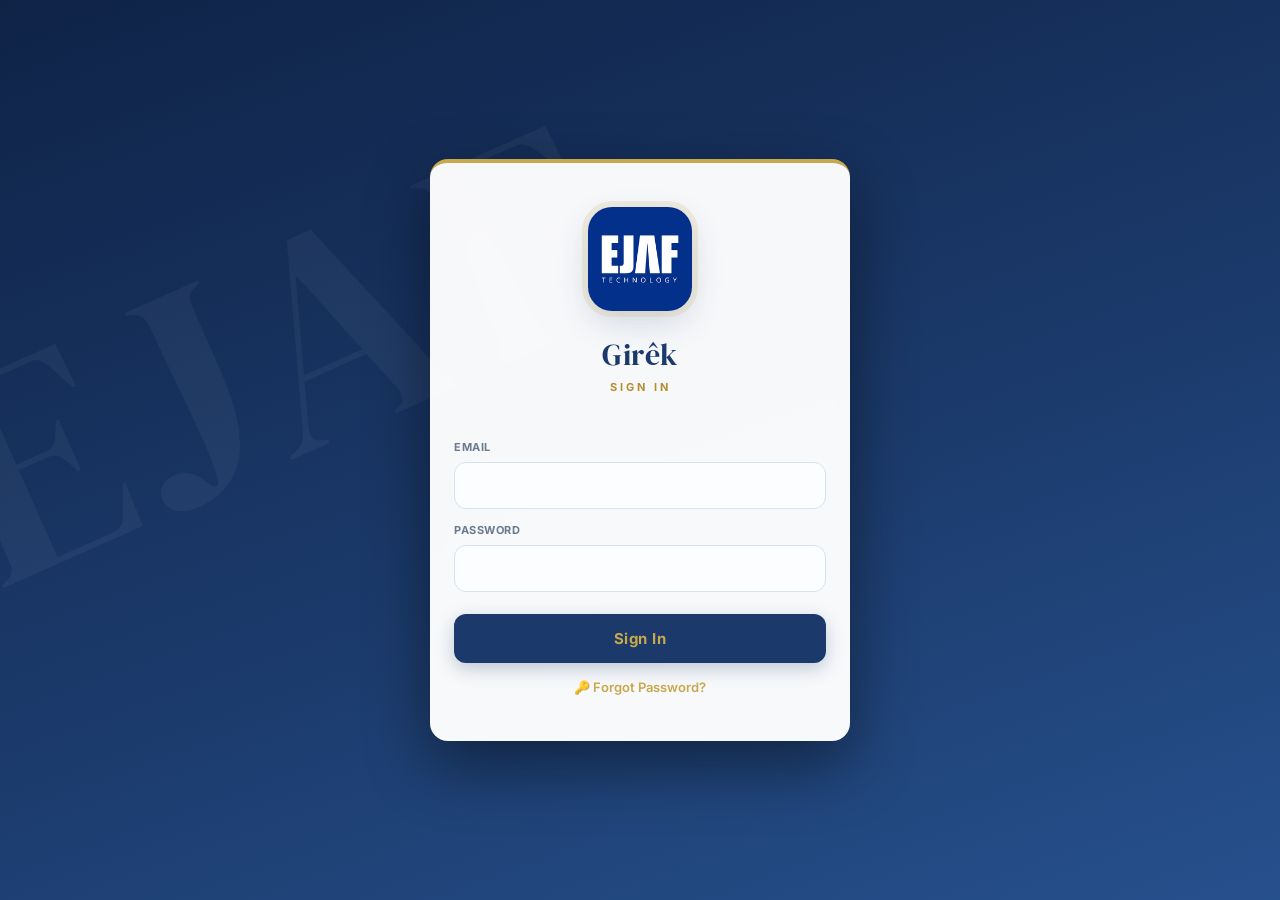
<file: index.html>
<!DOCTYPE html>
<html lang="en">
<head>
<meta charset="UTF-8">
<meta name="viewport" content="width=device-width, initial-scale=1.0, maximum-scale=1.0, user-scalable=no, viewport-fit=cover">
<meta name="theme-color" content="#03308B">
<meta name="apple-mobile-web-app-capable" content="yes">
<meta name="apple-mobile-web-app-status-bar-style" content="black-translucent">
<meta name="apple-mobile-web-app-title" content="Girêk">
<meta name="mobile-web-app-capable" content="yes">
<title>Girêk</title>
<link rel="manifest" href="manifest.json">
<link rel="apple-touch-icon" href="[data-uri]">
<link rel="preconnect" href="https://fonts.googleapis.com">
<link rel="preconnect" href="https://fonts.gstatic.com" crossorigin>
<link href="https://fonts.googleapis.com/css2?family=DM+Serif+Display&family=IBM+Plex+Sans+Arabic:wght@400;500;600;700&family=Inter:wght@400;500;600;700&display=swap" rel="stylesheet">
<!-- Excel, QR, e-mail and barcode scanning now load on FIRST USE (see loadLib
     in 01-core.js). They stay precached by the service worker, so they still
     work with no signal — they are simply no longer paid for at launch.
     jsPDF and jspdf-autotable were removed outright: ~400 KB fetched and
     executed on every launch for a global nothing in this app ever called. -->

<script>try{if(localStorage.getItem('girek-theme')==='dark')document.documentElement.setAttribute('data-theme','dark')}catch(e){};try{var _p=localStorage.getItem('girek-palette');if(_p&&_p!=='light')document.documentElement.setAttribute('data-palette',_p)}catch(e){}</script>
<link rel="stylesheet" href="theme.css">
<link rel="stylesheet" href="app.css">
<script src="pwa-manifest.js"></script>
</head>
<body>

<div id="root">
  <div class="loader"><div class="loader-spin"></div></div>
</div>
<div class="toast" id="toast"></div>

<script type="module" src="firebase-init.js"></script>

<!-- Girêk application modules — ORDER MATTERS -->
<script src="01-core.js"></script>
<script src="02-report-engine.js"></script>
<script src="03-dashboard-logs.js"></script>
<script src="04-reports.js"></script>
<script src="05-assets.js"></script>
<script src="06-database.js"></script>
<script src="07-instructions.js"></script>
<script src="08-clients.js"></script>
<script src="09-tasks-requests.js"></script>
<script src="10-integrations.js"></script>
<script src="11-settings.js"></script>
<script src="12-exports.js"></script>
<script src="13-fieldops.js"></script>
<script src="14-finance.js"></script>
<script src="15-invoicing.js"></script>
<script src="16-advances.js"></script>
<script src="17-risks.js"></script>
<script src="18-performance.js"></script>
<script src="19-vehicles.js"></script>
<script src="20-refguide.js"></script>
</body>
</html>
</file>
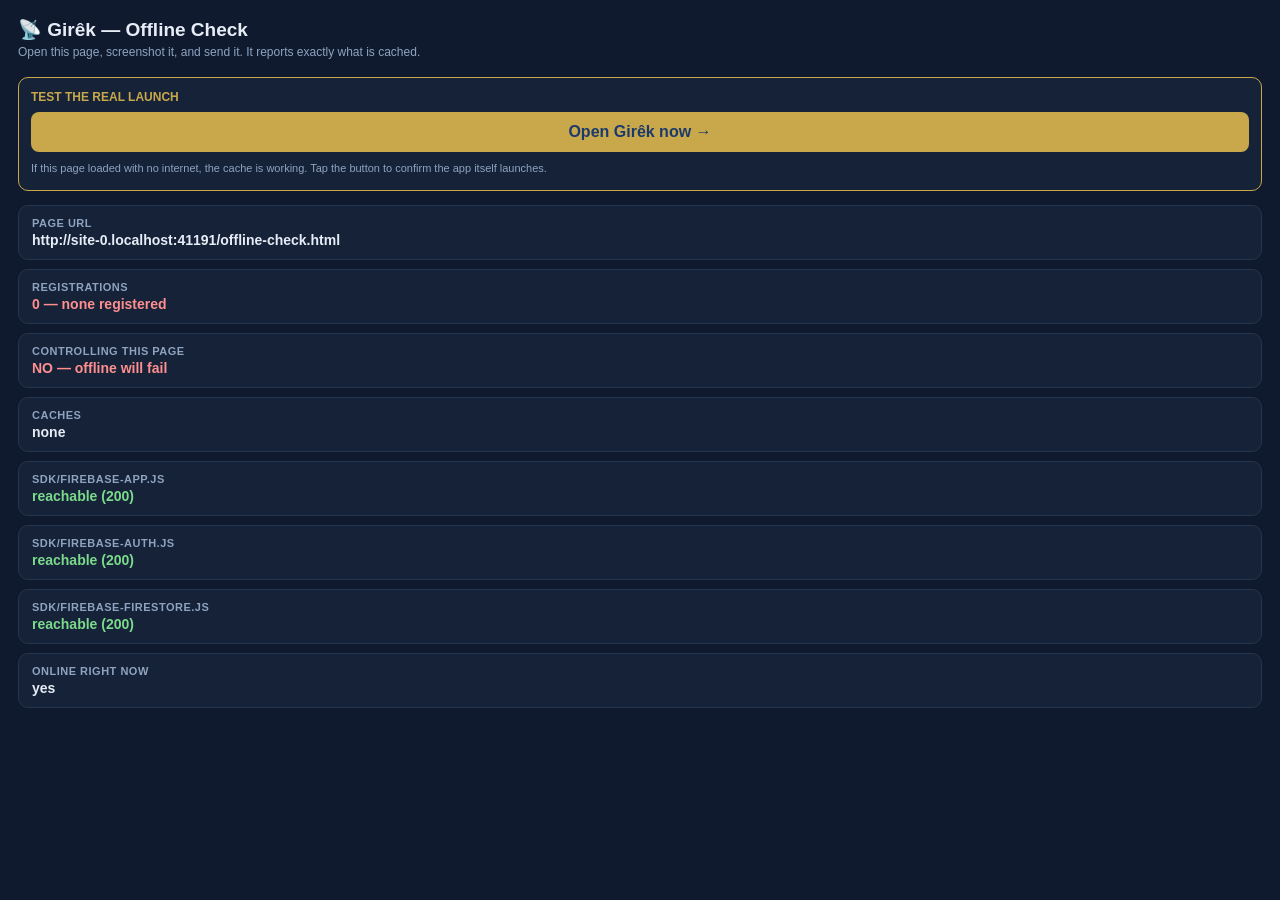
<file: offline-check.html>
<!DOCTYPE html><html lang="en"><head><meta charset="utf-8">
<meta name="viewport" content="width=device-width,initial-scale=1">
<title>Girêk — Offline Check</title>
<style>
 body{font-family:-apple-system,Segoe UI,Roboto,sans-serif;background:#0F1A2E;color:#E7EDF6;margin:0;padding:18px}
 h1{font-size:19px;margin:0 0 4px} .sub{font-size:12px;color:#8FA3BF;margin-bottom:18px}
 .row{background:#152238;border:1px solid #24354F;border-radius:10px;padding:11px 13px;margin-bottom:9px}
 .k{font-size:11px;color:#8FA3BF;text-transform:uppercase;letter-spacing:.5px;font-weight:700}
 .v{font-size:14px;font-weight:700;margin-top:3px;word-break:break-all}
 .ok{color:#7CDA8C}.bad{color:#FF8F8F}.warn{color:#FFC49B}
 pre{font-size:11px;background:#0B1424;padding:9px;border-radius:8px;overflow:auto;max-height:190px;color:#A9CBFF}
</style></head><body>
<h1>📡 Girêk — Offline Check</h1>
<div class="sub">Open this page, screenshot it, and send it. It reports exactly what is cached.</div>
<div style="background:#152238;border:1px solid #C9A84C;border-radius:10px;padding:12px;margin-bottom:14px">
  <div style="font-size:12px;color:#C9A84C;font-weight:800;margin-bottom:8px">TEST THE REAL LAUNCH</div>
  <a href="index.html" style="display:block;text-align:center;background:#C9A84C;color:#1B3A6B;
     text-decoration:none;font-weight:800;padding:11px;border-radius:8px">Open Girêk now →</a>
  <div style="font-size:11px;color:#8FA3BF;margin-top:8px;line-height:1.6">If this page loaded with no
  internet, the cache is working. Tap the button to confirm the app itself launches.</div>
</div>
<div id="out">Checking…</div>
<script>
(async function(){
  const R=[];
  const add=(k,v,cls)=>R.push(`<div class="row"><div class="k">${k}</div><div class="v ${cls||''}">${v}</div></div>`);
  add("Page URL", location.href);
  // service worker
  if(!("serviceWorker" in navigator)){ add("Service worker","NOT SUPPORTED","bad"); }
  else{
    const regs = await navigator.serviceWorker.getRegistrations();
    add("Registrations", regs.length ? regs.length : "0 — none registered", regs.length?"ok":"bad");
    regs.forEach((r,i)=>{
      add(`Reg ${i+1} scope`, r.scope);
      add(`Reg ${i+1} state`,
        `active: ${r.active?r.active.state:"—"} | waiting: ${r.waiting?"YES (update pending)":"no"} | installing: ${r.installing?"yes":"no"}`,
        r.active?"ok":"warn");
    });
    add("Controlling this page", navigator.serviceWorker.controller ? "YES" : "NO — offline will fail",
        navigator.serviceWorker.controller?"ok":"bad");
  }
  // caches
  if(!("caches" in window)) add("Cache API","NOT SUPPORTED","bad");
  else{
    const names = await caches.keys();
    add("Caches", names.length? names.join(", ") : "none","");
    for(const n of names){
      const c = await caches.open(n);
      const keys = (await c.keys()).map(k=>k.url);
      const sdk = keys.filter(u=>u.includes("/sdk/")).length;
      const idx = keys.some(u=>u.endsWith("/") || u.includes("index.html"));
      const man = keys.some(u=>u.includes("manifest.json"));
      add(`Cache "${n}"`,
        `${keys.length} entries · index.html: ${idx?"✓":"✗"} · manifest: ${man?"✓":"✗"} · sdk files: ${sdk}/3`,
        (idx && sdk===3) ? "ok" : "bad");
      R.push(`<pre>${keys.map(u=>u.replace(location.origin,"")).sort().join("\n")}</pre>`);
    }
  }
  // are the sdk files actually reachable?
  for(const f of ["firebase-app.js","firebase-auth.js","firebase-firestore.js"]){
    try{ const r = await fetch("sdk/"+f, {method:"GET"});
      add("sdk/"+f, r.ok ? `reachable (${r.status})` : `HTTP ${r.status}`, r.ok?"ok":"bad");
    }catch(e){ add("sdk/"+f, "FAILED: "+e.message, "bad"); }
  }
  add("Online right now", navigator.onLine ? "yes" : "no (offline)");
  document.getElementById("out").innerHTML = R.join("");
})();
</script></body></html>
</file>
<file: theme.css>
/* Girêk — design tokens: colors, fonts, radius, shadows */
:root{--navy:#1B3A6B;--navy-2:#2E5FA3;--gold:#C9A84C;--gold-2:#B58E2E;--bg:#F5F8FC;--card:#FFFFFF;--line:#D6E4F0;--text:#1A1A2E;--muted:#6B7B8F;--green:#2E7D32;--green-bg:#E8F2E8;--orange:#E65100;--orange-bg:#FCEAE0;--purple:#6A1B9A;--purple-bg:#F0E8F7;--yellow:#FFF2CC;--yellow-text:#7F6000;--red:#C0392B;--shadow:0 2px 12px rgba(27,58,107,0.08);--shadow-lg:0 8px 28px rgba(27,58,107,0.15);--radius:14px;--radius-sm:8px;--shadow-sm:0 1px 4px rgba(27,58,107,0.06);

  /* ═══ SCALES (v141) ═══════════════════════════════════════════════════
     Measured from the codebase, not invented: 145 distinct font sizes and
     12 radii collapsed onto ladders that sit on the values already most
     used, so nothing shifts by more than 2px while everything lines up. */
  --r-xs:4px;  --r-sm:8px;  --r-md:12px; --r-lg:16px; --r-pill:999px;
  --s-1:4px;   --s-2:8px;   --s-3:12px;  --s-4:16px;  --s-5:24px;  --s-6:32px;
  --f-2xs:9px; --f-xs:10px; --f-sm:11px; --f-md:12px; --f-lg:13px;
  --f-xl:14px; --f-2xl:16px; --f-3xl:18px; --f-4xl:22px; --f-5xl:28px;

  /* ═══ SEMANTIC COLOURS ════════════════════════════════════════════════
     Every raw hex scattered through the modules maps here, so dark mode is
     one override instead of hundreds, and meaning survives the theme. */
  --ok:#2E7D32;      --ok-bg:#E8F5E9;      --ok-ink:#1B5E20;
  --warn:#E65100;    --warn-bg:#FFF3E0;    --warn-ink:#BF360C;
  --danger:#C62828;  --danger-bg:#FDECEA;  --danger-ink:#8E1B1B;
  --info:#2E5FA3;    --info-bg:#EEF4FF;    --info-ink:#03308B;
  --accent:#6A1B9A;  --accent-bg:#F3E8FF;
  --teal:#00695C;    --teal-bg:#E0F2F1;
  --surface-2:#F5F8FC;   /* subtle raised panel — flips in dark mode  */
  --on-brand:#FFFFFF;    /* text that sits on navy/gold brand fills   */
  --ink-brand:#1B3A6B;   /* brand-coloured TEXT printed on a card     */
}


/* ═══ SURFACE PALETTES (v185) ═══════════════════════════════════════════
   Only SURFACE tokens are overridden here — never the semantic ones. Green
   still means done and red still means wrong in every palette, so a change of
   mood can never change a meaning. The navy and gold of the brand are also
   untouched: these palettes change what the brand sits ON, not the brand.
   Declared BEFORE the dark block so dark always wins when both are set.
   ═════════════════════════════════════════════════════════════════════ */

/* Sand — warm ivory. Lowest glare of the set, which matters when the screen
   is read outdoors in Erbil sun, and the classic partner to navy and gold. */
[data-palette="sand"]{
  --bg:#F4F0E6; --card:#FFFDF8; --line:#E4DCC9; --surface-2:#EFE8D9;
  --shadow:0 2px 12px rgba(92,74,40,0.09);
  --shadow-lg:0 8px 28px rgba(92,74,40,0.16);
  --shadow-sm:0 1px 4px rgba(92,74,40,0.07);
}

/* Slate — cool technical grey-blue. More separation between page and card
   than the default, so dense tables read as distinct blocks. */
[data-palette="slate"]{
  --bg:#E7EDF4; --card:#FBFCFE; --line:#C9D7E7; --surface-2:#DCE5F0;
  --shadow:0 2px 12px rgba(27,58,107,0.10);
  --shadow-lg:0 8px 28px rgba(27,58,107,0.18);
  --shadow-sm:0 1px 4px rgba(27,58,107,0.07);
}

/* Mist — a quiet teal cast. The freshest of the light palettes and the one
   that reads least like a spreadsheet. */
[data-palette="mist"]{
  --bg:#E8F1EF; --card:#FBFDFC; --line:#C6DAD5; --surface-2:#DBEAE6;
  --shadow:0 2px 12px rgba(0,77,64,0.09);
  --shadow-lg:0 8px 28px rgba(0,77,64,0.16);
  --shadow-sm:0 1px 4px rgba(0,77,64,0.06);
}

/* Graphite — neutral, serious, no colour cast at all. The palette to pick
   when photographs and report previews must be judged on their own colour. */
[data-palette="graphite"]{
  --bg:#E9EAEC; --card:#FAFAFB; --line:#D2D5DA; --surface-2:#DEE0E4;
  --shadow:0 2px 12px rgba(30,35,45,0.10);
  --shadow-lg:0 8px 28px rgba(30,35,45,0.18);
  --shadow-sm:0 1px 4px rgba(30,35,45,0.07);
}

/* ═══ Girêk Dark Mode — token overrides (activated by data-theme="dark") ═══ */
[data-theme="dark"]{
  /* The first dark palette put near-white ink on a near-black page: about
     13.5:1 on a card and 15.5:1 on the page, when the strictest accessibility
     grade asks for 7. Contrast that far past the target does not read as
     "crisp", it reads as glare, and it is what makes a screen tiring at night.
     The surfaces are lifted off black and the ink pulled back from white, so
     everything now lands between 5.7 and 12.4 — comfortably legible without
     the two extremes fighting each other. */
  --bg:#141C2B; --card:#1E293D; --line:#33425E;
  --text:#D3DCEA; --muted:#93A3BC;
  /* Brand fills sit close to the card so they read as surfaces rather than
     glowing patches; brand ink is lifted so headings stay legible on a card. */
  --navy:#2A3F63; --navy-2:#35507E;
  --ink-brand:#93BAEA;
  --on-brand:#EDF2FA;
  /* Semantic colours are desaturated a step: full-strength hues on a dark
     ground fluoresce, which is the other half of the eye strain. */
  --green:#6FCB80; --green-bg:#20362A;
  --orange:#F0955E; --orange-bg:#3C3020;
  --purple:#BE87D6; --purple-bg:#312544;
  --yellow:#3D3524; --yellow-text:#D8C48A;
  --red:#F08585;
  --shadow:0 2px 12px rgba(0,0,0,0.45); --shadow-lg:0 8px 28px rgba(0,0,0,0.6);
  --shadow-sm:0 1px 4px rgba(0,0,0,0.4);
  /* Semantic colours, pulled back a step. At full saturation these hues
     fluoresce against a dark ground \u2014 a bright red warning on near-black is
     the single most tiring thing on a night screen. Each still clears the
     4.5:1 legibility floor; none of them glows. */
  --ok:#6FCB80;      --ok-bg:#20362A;      --ok-ink:#96DCA2;
  --warn:#F0955E;    --warn-bg:#3C3020;    --warn-ink:#F5B98E;
  --danger:#F08585;  --danger-bg:#3C2323;  --danger-ink:#F2A6A6;
  --info:#78A6EE;    --info-bg:#1B2C45;    --info-ink:#9DC0F0;
  --accent:#BE87D6;  --accent-bg:#312544;
  --teal:#5AC4B7;    --teal-bg:#173430;
  --surface-2:#182135;
}
html{transition:background-color .25s ease}
</file>
<file: app.css>
/* Girêk — component styles */
*{box-sizing:border-box;-webkit-tap-highlight-color:transparent}
/* Inter carries no Arabic glyphs, so Arabic text fell through to whatever the
   device happened to have — a different weight, a different rhythm, and a
   visible seam wherever the two scripts met. IBM Plex Sans Arabic is metrically
   companionable with Inter, so mixed lines now share one baseline. Listed
   second: Latin glyphs still come from Inter, Arabic from Plex. */
html,body{margin:0;padding:0;font-family:'Inter','IBM Plex Sans Arabic',-apple-system,system-ui,sans-serif;background:var(--bg);color:var(--text);font-size:14px;line-height:1.45;-webkit-font-smoothing:antialiased;-moz-osx-font-smoothing:grayscale;text-rendering:optimizeLegibility;font-synthesis-weight:none;overscroll-behavior:contain;-webkit-text-size-adjust:100%;text-size-adjust:100%;-webkit-tap-highlight-color:transparent;touch-action:pan-x pan-y}
body{padding-bottom:env(safe-area-inset-bottom,0px)}

/* Login screen */
.login-bg{min-height:100dvh;display:flex;align-items:stretch;justify-content:center;padding:0;background:#fff}
.login-card{background:#fff;color:var(--text);border-radius:0;padding:44px 24px calc(44px + env(safe-area-inset-bottom,0px));max-width:none;width:100%;min-height:100dvh;box-shadow:none;display:flex;flex-direction:column;justify-content:center;align-items:center;border-top:4px solid var(--gold)}
.login-card form{width:100%;max-width:400px}
.login-logo{width:104px;height:104px;border-radius:24px;display:flex;align-items:center;justify-content:center;margin:0 auto 22px;overflow:hidden;box-shadow:0 0 0 6px rgba(201,168,76,0.16),0 12px 32px rgba(27,58,107,0.16)}
.login-card h2{font-family:'DM Serif Display',serif;font-size:30px;color:var(--ink-brand);text-align:center;margin:0 0 4px;letter-spacing:0.5px}
.login-card .sub{text-align:center;color:var(--gold-2);font-size:11px;font-weight:700;letter-spacing:3px;text-transform:uppercase;margin-bottom:30px}
.login-card label{display:block;font-size:11px;font-weight:700;color:var(--muted);text-transform:uppercase;letter-spacing:0.5px;margin-bottom:6px;margin-top:14px}
.login-card input{width:100%;padding:13px 15px;border:1.5px solid var(--line);border-radius:12px;font-size:15px;font-family:inherit;outline:none;background:#FBFDFF}
.login-card input:focus{border-color:var(--navy-2);box-shadow:0 0 0 3px rgba(46,95,163,0.12)}
.login-btn{width:100%;margin-top:22px;padding:15px;background:var(--navy);color:var(--gold);border:none;border-radius:12px;font-weight:700;font-size:15px;letter-spacing:0.5px;cursor:pointer;font-family:inherit;box-shadow:0 6px 18px rgba(27,58,107,0.25);transition:transform .1s}
.login-btn:active{transform:scale(0.98)}
.login-btn:disabled{opacity:0.6}
.login-err{background:#FEE;color:var(--red);padding:10px 14px;border-radius:8px;font-size:12px;margin-top:14px;border:1px solid #FCC}
.setup-needed{background:linear-gradient(135deg,#1B3A6B,#2E5FA3);color:white;min-height:100vh;display:flex;align-items:center;justify-content:center;padding:24px;text-align:center;flex-direction:column}
.setup-needed h2{font-family:'DM Serif Display',serif;color:var(--gold);font-size:26px;margin:16px 0 8px}
.setup-needed p{color:#B8CFE8;max-width:400px;line-height:1.6}
.setup-needed code{background:rgba(0,0,0,0.3);color:var(--gold);padding:2px 6px;border-radius:4px;font-size:12px}

/* Main app */
/* ═══ SURFACE DEPTH (v196) ═════════════════════════════════════
   Applied to the PAGE, never to cards: cards stay flat so their own shadow
   reads as elevation above the page. Fixed to the viewport so it does not
   travel while a long list scrolls, which would turn a subtle effect into an
   obvious one. */
body{
  background-image:linear-gradient(180deg,
    rgba(255,255,255,0.55) 0%,
    rgba(0,0,0,0.045) 100%);
  background-attachment:fixed;
  background-blend-mode:overlay;
}
/* A faint technical grid behind the header: a quiet nod to the ELV drawings
   this company actually produces. 3–6% opacity is deliberate — it should
   register as texture, never as pattern. */
.app-header::after{
  content:'';
  position:absolute; inset:0;
  pointer-events:none;
  background-image:
    linear-gradient(90deg, rgba(255,255,255,.055) 1px, transparent 1px),
    linear-gradient(180deg, rgba(255,255,255,.055) 1px, transparent 1px);
  background-size:22px 22px;
  -webkit-mask-image:linear-gradient(180deg, rgba(0,0,0,.9), transparent);
  mask-image:linear-gradient(180deg, rgba(0,0,0,.9), transparent);
}
@media (prefers-reduced-motion: reduce){ body{ background-image:none; } }

.app-header{position:sticky;top:0;z-index:50;background:linear-gradient(135deg,#1B3A6B 0%,#2E5FA3 100%);color:white;padding:env(safe-area-inset-top,0px) 0 0 0;box-shadow:var(--shadow-lg);transform:translateZ(0);will-change:transform;contain:layout paint}
/* Tighter gaps and a search button that cannot be squeezed into its neighbour.
   The title takes the slack; the controls keep their exact size. */
.header-row{display:flex;align-items:center;gap:8px;padding:12px 14px}
.header-row > .gs-btn,
.header-row > .logo-mark,
.header-row > .avatar,
.header-row > .bell-wrap{ flex:0 0 auto }
@media (max-width:400px){
  .header-row{ gap:6px; padding:10px 11px }
  .app-title h1{ font-size:14px }
}
.logo-mark{width:42px;height:42px;border-radius:10px;display:flex;align-items:center;justify-content:center;flex-shrink:0;overflow:hidden}
.app-title{flex:1;min-width:0}
.app-title h1{margin:0;font-size:15px;font-weight:700;color:white;line-height:1.1}
.app-title p{margin:2px 0 0;font-size:11px;color:#B8CFE8}
.user-chip{display:flex;align-items:center;gap:6px;padding:6px 10px;border-radius:14px;font-size:11px;font-weight:600;background:rgba(255,255,255,0.12);color:white;cursor:pointer}
.user-chip .role-badge{background:var(--gold);color:var(--ink-brand);padding:1px 6px;border-radius:8px;font-size:9px;font-weight:700;text-transform:uppercase}
.tab-bar{display:flex;overflow-x:auto;-webkit-overflow-scrolling:touch;scrollbar-width:none;border-top:1px solid rgba(255,255,255,0.1);background:rgba(0,0,0,0.15);position:relative}
.tab-bar::-webkit-scrollbar{display:none}
.tab{flex:0 0 auto;padding:12px 14px;font-size:12px;font-weight:600;color:#9FB6D2;background:transparent;border:none;border-bottom:3px solid transparent;cursor:pointer;white-space:nowrap;font-family:inherit;transition:color 0.25s ease,background 0.25s ease,border-color 0.25s ease}
.tab.active{color:var(--gold);background:transparent;border-bottom-color:var(--gold)}
.tab-indicator{position:absolute;bottom:0;height:3px;background:linear-gradient(90deg,#C9A84C,#E4C97A,#C9A84C);border-radius:2px 2px 0 0;transition:left 0.32s cubic-bezier(0.4,0,0.2,1),width 0.32s cubic-bezier(0.4,0,0.2,1);pointer-events:none;box-shadow:0 0 7px rgba(201,168,76,0.45);left:0;width:0}
/* Two-tier grouped navigation */
.group-bar{background:rgba(0,0,0,0.20)}
.gtab{font-size:12.5px;font-weight:600;padding:12px 16px}
.gtab.active{color:#FFFFFF;background:transparent;border-bottom-color:transparent}
.sub-bar{background:rgba(11,24,48,0.42);border-top:1px solid rgba(201,168,76,0.30)}
.subtab{font-size:11.5px;padding:10px 16px;color:#9FB6D2}
.subtab.active{color:#E4C97A;font-weight:600;background:transparent;border-bottom-color:transparent}

.content{padding:14px 12px 80px;max-width:760px;margin:0 auto;-webkit-overflow-scrolling:touch}
.card{background:var(--card);border-radius:var(--radius);box-shadow:var(--shadow);border:1px solid var(--line);padding:16px;margin-bottom:14px;contain:layout style;content-visibility:auto;contain-intrinsic-size:auto 200px}
.card-title{font-size:13px;font-weight:700;color:var(--ink-brand);margin:0 0 12px;text-transform:uppercase;letter-spacing:0.5px;display:flex;align-items:center;gap:8px}
.card-title::before{content:'';width:3px;height:14px;background:var(--gold);border-radius:2px}
.sec-hdr{background:linear-gradient(90deg,var(--navy-2),var(--navy));color:white;margin:-16px -16px 14px;padding:10px 16px;border-radius:var(--radius) var(--radius) 0 0;font-size:12px;font-weight:700;text-transform:uppercase;letter-spacing:0.6px}

.kpi-grid{display:grid;grid-template-columns:1fr 1fr;gap:10px;margin-bottom:14px}
.kpi{background:var(--card);border-radius:var(--radius);padding:14px;border-left:4px solid var(--accent,var(--navy));box-shadow:var(--shadow)}
.kpi-label{font-size:10px;color:var(--muted);text-transform:uppercase;letter-spacing:1px;font-weight:600;margin-bottom:4px}
.kpi-value{font-family:'DM Serif Display',serif;font-size:22px;color:var(--accent,var(--navy));line-height:1;margin-bottom:2px}
.kpi-sub{font-size:10px;color:var(--muted)}

.form-grid{display:grid;gap:10px;grid-template-columns:1fr 1fr}
.form-grid.full{grid-template-columns:1fr}
.field{display:flex;flex-direction:column;gap:4px}
.field.full{grid-column:1/-1}
.field label{font-size:10px;font-weight:700;color:var(--muted);text-transform:uppercase;letter-spacing:0.5px}
.field label .req{color:var(--red)}
.field input,.field select,.field textarea{padding:10px 12px;border:1.5px solid var(--line);border-radius:var(--radius-sm);font-size:14px;font-family:inherit;background:var(--card);color:var(--text);width:100%;outline:none}
.field input:focus,.field select:focus,.field textarea:focus{border-color:var(--navy-2);box-shadow:0 0 0 3px rgba(46,95,163,0.12)}
.field .auto{padding:10px 12px;border:1.5px solid var(--line);border-radius:var(--radius-sm);font-size:13px;font-weight:700;display:flex;align-items:center;min-height:42px}
.auto.green{background:var(--green-bg);color:var(--green)}
.auto.orange{background:var(--orange-bg);color:var(--orange)}
.auto.purple{background:var(--purple-bg);color:var(--purple)}
.auto.yellow{background:var(--yellow);color:var(--yellow-text)}
.auto.empty{color:var(--muted);font-weight:400}

.btn{display:inline-flex;align-items:center;justify-content:center;gap:6px;padding:11px 18px;min-height:38px;border-radius:var(--radius-sm);font-weight:700;font-size:13px;border:none;cursor:pointer;font-family:inherit;transition:transform 0.1s,filter 0.15s}
.btn:disabled{opacity:0.55;pointer-events:none}
.btn:active{transform:scale(0.97)}
.btn-primary{background:var(--navy);color:var(--gold);box-shadow:0 3px 10px rgba(27,58,107,0.22)}
.btn-secondary{background:var(--navy-2);color:white}
.btn-ghost{background:transparent;color:var(--ink-brand);border:1.5px solid var(--navy)}
.btn-danger{background:var(--red);color:white}
.btn-sm{padding:6px 12px;font-size:11px}
.btn-row{display:flex;gap:8px;margin-top:14px;flex-wrap:wrap}

.tbl-wrap{margin:0 -16px;overflow-x:auto;-webkit-overflow-scrolling:touch}
.tbl{width:100%;border-collapse:collapse;font-size:12px;min-width:100%}
.tbl th{background:var(--navy);color:white;padding:9px 10px;text-align:left;font-weight:700;white-space:nowrap;font-size:11px;text-transform:uppercase;letter-spacing:0.5px}
.tbl td{padding:8px 10px;border-bottom:1px solid var(--line);white-space:nowrap}
.tbl tr:nth-child(even) td{background:#F8FAFD}
.badge{display:inline-block;padding:2px 8px;border-radius:4px;font-size:10px;font-weight:700;text-transform:uppercase;letter-spacing:0.4px}
.badge-ent{background:var(--green-bg);color:var(--green)}
.badge-sec{background:var(--orange-bg);color:var(--orange)}
.badge-eja{background:var(--purple-bg);color:var(--purple)}
.badge-admin{background:#FFE0E0;color:var(--red)}
.badge-hr{background:#E0F0FF;color:var(--navy-2)}
.badge-emp{background:#F0F0F0;color:var(--muted)}

.empty{display:flex;flex-direction:column;align-items:center;gap:10px;padding:34px 16px;text-align:center;color:var(--muted);font-style:normal;font-size:13px;line-height:1.6}
.empty::before{content:'📭';font-size:34px;line-height:1;opacity:.9}
.filter-row{display:flex;gap:8px;margin-bottom:12px;flex-wrap:wrap;align-items:center}
.filter-row select{padding:7px 10px;border:1.5px solid var(--line);border-radius:var(--radius-sm);font-size:12px;font-family:inherit}
.count-pill{background:var(--navy);color:white;padding:3px 10px;border-radius:12px;font-size:11px;font-weight:700}

.dept-block{margin-bottom:16px;border-radius:var(--radius);overflow:hidden;border:1px solid var(--line)}
.dept-head{padding:14px 16px;display:flex;justify-content:space-between;align-items:center;color:white}
.dept-head.ent{background:linear-gradient(135deg,#2E7D32,#1B5E20)}
.dept-head.sec{background:linear-gradient(135deg,#E65100,#BF360C)}
.dept-head.eja{background:linear-gradient(135deg,#6A1B9A,#4A148C)}
.dept-head h3{margin:0;font-size:13px;font-weight:700;text-transform:uppercase}
.dept-head .total{font-family:'DM Serif Display',serif;font-size:22px}
.dept-body{padding:12px 14px;background:white}
.dept-row{display:grid;grid-template-columns:1fr auto auto;gap:8px;align-items:center;padding:8px 4px;border-bottom:1px solid var(--line);font-size:13px}
.dept-row:last-child{border-bottom:none}
.dept-row .name{font-weight:600;color:var(--ink-brand)}
.dept-row .hrs{font-weight:700;font-variant-numeric:tabular-nums}
.dept-row .pct{font-size:11px;color:var(--muted);font-weight:600;min-width:44px;text-align:right}
.dept-row .bar-container{grid-column:1/-1;height:4px;background:var(--line);border-radius:2px;overflow:hidden;margin-top:4px}
.dept-row .bar-fill{height:100%;transition:width 0.4s}
.dept-row.ent .bar-fill{background:var(--green)}
.dept-row.sec .bar-fill{background:var(--orange)}
.dept-row.eja .bar-fill{background:var(--purple)}

.donut-container{display:flex;flex-direction:column;align-items:center;gap:14px;padding:4px 0}
.donut-svg{width:200px;height:200px}
.donut-legend{width:100%;display:grid;gap:6px}
.donut-leg-item{display:flex;align-items:center;gap:10px;padding:8px 12px;background:#F8FAFD;border-radius:var(--radius-sm);font-size:12px}
.donut-leg-swatch{width:12px;height:12px;border-radius:3px;flex-shrink:0}
.donut-leg-name{flex:1;font-weight:600;color:var(--ink-brand)}
.donut-leg-val{font-weight:700;font-variant-numeric:tabular-nums}
.donut-leg-pct{font-size:11px;color:var(--muted);font-weight:600;min-width:40px;text-align:right}

.proj-chips{display:flex;flex-wrap:wrap;gap:6px;margin-top:8px}
.proj-chip{background:#F8FAFD;border:1px solid var(--line);padding:4px 10px;border-radius:14px;font-size:11px;color:var(--ink-brand);display:flex;align-items:center;gap:6px}

.user-row{display:flex;align-items:center;gap:10px;padding:10px;border:1px solid var(--line);border-radius:10px;margin-bottom:8px;background:white}
.user-avatar{width:36px;height:36px;border-radius:50%;background:var(--navy);color:var(--gold);display:flex;align-items:center;justify-content:center;font-weight:700;font-size:14px;flex-shrink:0}
.user-info{flex:1;min-width:0}
.user-info .name{font-weight:700;color:var(--ink-brand);font-size:13px}
.user-info .email{font-size:11px;color:var(--muted);overflow:hidden;text-overflow:ellipsis;white-space:nowrap}

.toast{position:fixed;bottom:22px;left:50%;transform:translateX(-50%);background:var(--navy);color:var(--gold);padding:11px 22px;border-radius:22px;font-size:13px;font-weight:700;z-index:200;border:1px solid rgba(201,168,76,0.55);box-shadow:0 10px 28px rgba(11,24,48,0.35);opacity:0;pointer-events:none;transition:opacity 0.25s,transform 0.25s;max-width:88vw;text-align:center}
.toast.show{opacity:1;transform:translateX(-50%) translateY(-8px)}

.loader{min-height:100vh;display:flex;align-items:center;justify-content:center;background:#F5F8FC}
.loader-spin{width:48px;height:48px;border:4px solid var(--line);border-top-color:var(--navy);border-radius:50%;animation:spin 0.8s linear infinite}
@keyframes spin{to{transform:rotate(360deg)}}

@media(min-width:600px){.kpi-grid{grid-template-columns:repeat(4,1fr)}}

/* ═══════════════════════════════════════════════════════════
   RESPONSIVE DESIGN — Tablet & Desktop
   Mobile stays as-is (≤768px). Larger screens use more space.
   ═══════════════════════════════════════════════════════════ */

/* Tablet (768px+) — wider content, centered tabs */
@media(min-width:768px){
  .content{max-width:1000px;padding:20px 24px 80px}
  .header-row{padding:14px 28px}
  .app-title h1{font-size:17px}
  .app-title p{font-size:12px}
  .tab-bar{padding:0 16px;justify-content:center;flex-wrap:wrap;overflow-x:visible}
  .tab{padding:14px 18px;font-size:13px}
  .card{padding:20px}
  .form-grid{grid-template-columns:repeat(3,1fr)}
  .kpi-grid{grid-template-columns:repeat(4,1fr);gap:14px}
  .kpi-value{font-size:26px}
}

/* Desktop (1024px+) — full use of screen, larger tables */
@media(min-width:1024px){
  .content{max-width:1240px;padding:24px 32px 80px}
  .header-row{padding:16px 40px}
  .logo-mark{width:48px;height:48px;font-size:18px}
  .app-title h1{font-size:19px}
  .tab-bar{padding:0 24px}
  .tab{padding:14px 22px;font-size:14px}
  .card{padding:24px}
  .card-title{font-size:14px}
  .kpi-value{font-size:30px}
  /* Tables breathe more on desktop */
  .tbl th,.tbl td{padding:11px 14px;font-size:13px}
  /* Forms can use 3-4 columns on wide screens */
  .form-grid{grid-template-columns:repeat(3,1fr);gap:14px}
  /* Dashboard / report cards can sit side-by-side via grid where used */
  .desktop-2col{display:grid;grid-template-columns:1fr 1fr;gap:16px;align-items:start}
}

/* Large desktop (1440px+) — comfortable max width, no over-stretching */
@media(min-width:1440px){
  .content{max-width:1360px}
  .form-grid{grid-template-columns:repeat(4,1fr)}
}

/* Make all tables horizontally scrollable on any screen if too wide */
.tbl-wrap{overflow-x:auto;-webkit-overflow-scrolling:touch}

/* Hover effects only on devices that support hover (desktop) */
@media(hover:hover){
  .tab:hover{color:var(--gold);background:rgba(201,168,76,0.05)}
  .card:hover{box-shadow:var(--shadow-lg)}
  .btn:hover{filter:brightness(1.05)}
  .kpi:hover{transform:translateY(-2px);transition:transform 0.2s}
}


/* ═══ v59 professional polish ═══ */
.kpi-value,.kv,.tbl td,.count-pill,.dept-head .total{font-variant-numeric:tabular-nums}
.gtab{display:inline-flex;align-items:center;gap:6px}
.gtab svg{flex-shrink:0}

/* Skeleton loading (boot) */
.skel-page{min-height:100vh;background:var(--bg)}
.skel-header{height:96px;background:linear-gradient(135deg,#1B3A6B,#2E5FA3)}
.skel-body{padding:16px 14px;max-width:760px;margin:0 auto;display:flex;flex-direction:column;gap:12px}
.skel{background:linear-gradient(90deg,#E7EFF7 25%,#F6FAFE 50%,#E7EFF7 75%);background-size:200% 100%;animation:skel 1.1s linear infinite;border-radius:12px}
.skel-bar{height:46px}
.skel-card{height:112px}
.skel-card.tall{height:184px}
@keyframes skel{to{background-position:-200% 0}}

/* Gentle content fade on tab switch (opacity-only, GPU-safe) */
.content-fade{animation:cfade .14s ease-out}
@keyframes cfade{from{opacity:0}to{opacity:1}}

/* Accessibility + brand selection */
.btn:focus-visible,.tab:focus-visible{outline:2px solid var(--gold);outline-offset:2px}
::selection{background:rgba(201,168,76,0.35)}


/* ═══════════════════════════════════════════════════════════════════════
   Girêk Dark Mode — centralized overrides.
   Section A: components that hardcode light colors in this stylesheet.
   Section B: attribute-selector overrides that beat INLINE styles in the
   JS modules (this is why we don't have to edit thousands of lines).
   ═══════════════════════════════════════════════════════════════════════ */
[data-theme="dark"] .login-card input{background:#101B2E}
[data-theme="dark"] .dept-body{background:var(--card)}
[data-theme="dark"] input,[data-theme="dark"] select,[data-theme="dark"] textarea{color-scheme:dark}

/* ── Section B: inline-style neutralizers ── */
/* light surfaces → dark surfaces */
[data-theme="dark"] [style*="background:#fff"],[data-theme="dark"] [style*="background:#FFF"],[data-theme="dark"] [style*="background:white"]{background:var(--card)!important}
[data-theme="dark"] [style*="background:#F5F8FC"]{background:var(--bg)!important}
[data-theme="dark"] [style*="background:#F5F7FA"],[data-theme="dark"] [style*="background:#F0F4FF"],[data-theme="dark"] [style*="background:#f0f4ff"]{background:#1B2740!important}
[data-theme="dark"] [style*="background:#f8faff"],[data-theme="dark"] [style*="background:#F8FAFD"]{background:#18233A!important}
[data-theme="dark"] [style*="background:#F5F5F5"],[data-theme="dark"] [style*="background:#F0F0F0"]{background:#202B3E!important}
/* tinted banners */
[data-theme="dark"] [style*="background:#FFF8E1"],[data-theme="dark"] [style*="background:#FEF3C7"],[data-theme="dark"] [style*="background:#FFFDF5"]{background:#332C18!important}
[data-theme="dark"] [style*="background:#E3F2FD"]{background:#1B2C45!important}
[data-theme="dark"] [style*="background:#E8F5E9"],[data-theme="dark"] [style*="background:#f0fff4"]{background:#1D3326!important}
[data-theme="dark"] [style*="background:#FFEBEE"]{background:#3A2226!important}
[data-theme="dark"] [style*="background:#FFF3E0"]{background:#3A2C1C!important}
[data-theme="dark"] [style*="background:#F3E5F5"]{background:#2E2140!important}
[data-theme="dark"] [style*="background:#ECEFF1"]{background:#232C36!important}
/* dark-on-light text → light equivalents */
[data-theme="dark"] [style*="color:#1B3A6B"]{color:#BFD3F2!important}
[data-theme="dark"] [style*="color:#03308B"],[data-theme="dark"] [style*="color:#0D47A1"]{color:#9FC0FF!important}
[data-theme="dark"] [style*="color:#1A202C"]{color:var(--text)!important}
[data-theme="dark"] [style*="color:#2E5FA3"]{color:#8FB4E8!important}
[data-theme="dark"] [style*="color:#475569"],[data-theme="dark"] [style*="color:#555"]{color:#A7B7CD!important}
[data-theme="dark"] [style*="color:#444"],[data-theme="dark"] [style*="color:#666"]{color:#9FB0C6!important}
[data-theme="dark"] [style*="color:#888"]{color:#8FA1B8!important}
[data-theme="dark"] [style*="color:#999"]{color:#8296AD!important}
[data-theme="dark"] [style*="color:#6B7B8F"]{color:var(--muted)!important}
/* accent text: readable-on-dark variants (identity preserved) */
[data-theme="dark"] [style*="color:#7F6000"]{color:#E5CE8F!important}
[data-theme="dark"] [style*="color:#B8860B"]{color:#E2B75C!important}
[data-theme="dark"] [style*="color:#C62828"]{color:#FF8F8F!important}
[data-theme="dark"] [style*="color:#C53030"]{color:#FF9B9B!important}
[data-theme="dark"] [style*="color:#2E7D32"]{color:#7CDA8C!important}
[data-theme="dark"] [style*="color:#E65100"]{color:#FFA366!important}
[data-theme="dark"] [style*="color:#6A1B9A"]{color:#CE93E8!important}
[data-theme="dark"] [style*="color:#1565C0"]{color:#7FB3F0!important}
[data-theme="dark"] [style*="color:#00695C"],[data-theme="dark"] [style*="color:#00897B"]{color:#5FD0C0!important}
/* light borders */
[data-theme="dark"] [style*="solid #ddd"],[data-theme="dark"] [style*="solid #eee"],[data-theme="dark"] [style*="solid #ccc"]{border-color:var(--line)!important}
[data-theme="dark"] [style*="solid #a5d6a7"]{border-color:#2F5B3A!important}
[data-theme="dark"] [style*="solid #FFE082"],[data-theme="dark"] [style*="solid #EADFC0"],[data-theme="dark"] [style*="solid #FFE0B2"]{border-color:#4A3F22!important}
/* NOTE: solid-fill badges (gold/navy/green/red buttons & pills) are left
   untouched on purpose — they carry white/navy text and read perfectly on dark. */

/* ═══ Dark v2 — GENERATED exhaustive light-background neutralizers ═══ */
[data-theme="dark"] [style*="background:#B2DFDB"]{background:#1D3326!important}
[data-theme="dark"] [style*="background:#BBDEFB"]{background:#1B2740!important}
[data-theme="dark"] [style*="background:#C5CAE9"]{background:#1B2740!important}
[data-theme="dark"] [style*="background:#E0E8F0"]{background:#1B2740!important}
[data-theme="dark"] [style*="background:#E0F2F1"]{background:#1D3326!important}
[data-theme="dark"] [style*="background:#E2E8F0"]{background:#1B2740!important}
[data-theme="dark"] [style*="background:#E3F2FD"]{background:#1B2740!important}
[data-theme="dark"] [style*="background:#E8EAF6"]{background:#1B2740!important}
[data-theme="dark"] [style*="background:#E8F0FE"]{background:#1B2740!important}
[data-theme="dark"] [style*="background:#E8F2E8"]{background:#1D3326!important}
[data-theme="dark"] [style*="background:#E8F5E9"]{background:#1D3326!important}
[data-theme="dark"] [style*="background:#F0F0F0"]{background:#2E2140!important}
[data-theme="dark"] [style*="background:#F0F4FA"]{background:#1B2740!important}
[data-theme="dark"] [style*="background:#F0F4FF"]{background:#1B2740!important}
[data-theme="dark"] [style*="background:#F0F7F0"]{background:#1D3326!important}
[data-theme="dark"] [style*="background:#F0F7FF"]{background:#1B2740!important}
[data-theme="dark"] [style*="background:#F1F5F9"]{background:#1B2740!important}
[data-theme="dark"] [style*="background:#F3E5F5"]{background:#2E2140!important}
[data-theme="dark"] [style*="background:#F5E3B0"]{background:#332C18!important}
[data-theme="dark"] [style*="background:#F5F5F5"]{background:#2E2140!important}
[data-theme="dark"] [style*="background:#F5F7FA"]{background:#1B2740!important}
[data-theme="dark"] [style*="background:#F5F8FC"]{background:#1B2740!important}
[data-theme="dark"] [style*="background:#F7F7F7"]{background:#2E2140!important}
[data-theme="dark"] [style*="background:#F7FAF8"]{background:#1D3326!important}
[data-theme="dark"] [style*="background:#F7FAFC"]{background:#1B2740!important}
[data-theme="dark"] [style*="background:#F7FAFF"]{background:#1B2740!important}
[data-theme="dark"] [style*="background:#F8FAFC"]{background:#1B2740!important}
[data-theme="dark"] [style*="background:#F8FAFD"]{background:#1B2740!important}
[data-theme="dark"] [style*="background:#F8FAFF"]{background:#1B2740!important}
[data-theme="dark"] [style*="background:#FBF5FC"]{background:#2E2140!important}
[data-theme="dark"] [style*="background:#FCE4EC"]{background:#3A2230!important}
[data-theme="dark"] [style*="background:#FEE2E2"]{background:#3A2230!important}
[data-theme="dark"] [style*="background:#FEF3C7"]{background:#332C18!important}
[data-theme="dark"] [style*="background:#FFEBEE"]{background:#3A2230!important}
[data-theme="dark"] [style*="background:#FFF3E0"]{background:#332C18!important}
[data-theme="dark"] [style*="background:#FFF5F8"]{background:#3A2230!important}
[data-theme="dark"] [style*="background:#FFF8E1"]{background:#332C18!important}
[data-theme="dark"] [style*="background:#FFFBEB"]{background:#332C18!important}
[data-theme="dark"] [style*="background:#FFFDF5"]{background:#3A2230!important}
[data-theme="dark"] [style*="background:#FFFDF7"]{background:#3A2230!important}
[data-theme="dark"] [style*="background:#FFFEF7"]{background:#3A2230!important}
[data-theme="dark"] [style*="background:#f0f0f0"]{background:#2E2140!important}
[data-theme="dark"] [style*="background:#f0f4ff"]{background:#1B2740!important}
[data-theme="dark"] [style*="background:#f0fff4"]{background:#1D3326!important}
[data-theme="dark"] [style*="background:#f5f7ff"]{background:#1B2740!important}
[data-theme="dark"] [style*="background:#f8faff"]{background:#1B2740!important}
/* light gradients */
[data-theme="dark"] [style*="linear-gradient(135deg,#E3F2FD 0%"]{background:#1B2C45!important}
[data-theme="dark"] [style*="linear-gradient(135deg,#E8F4FD 0%"]{background:#1B2C45!important}
[data-theme="dark"] [style*="linear-gradient(135deg,#F0F4FA 0%"]{background:#18233A!important}
[data-theme="dark"] [style*="linear-gradient(135deg,#FFF3E0 0%"]{background:#332C18!important}
[data-theme="dark"] [style*="linear-gradient(135deg,#FFF8E1 0%"]{background:#332C18!important}
/* class-based components */
[data-theme="dark"] .tbl tr:nth-child(even) td{background:#101B2E}
[data-theme="dark"] .donut-leg-item{background:#18233A}
[data-theme="dark"] .proj-chip{background:#18233A;color:#BFD3F2}
[data-theme="dark"] .user-row{background:var(--card)}
[data-theme="dark"] .badge-hr{background:#1B2C45}
[data-theme="dark"] .badge-admin{background:#3A2226}
[data-theme="dark"] .badge-emp{background:#202B3E}
[data-theme="dark"] .loader{background:var(--bg)}
[data-theme="dark"] .login-bg{background:var(--bg)}
[data-theme="dark"] .login-card{background:var(--card)}
[data-theme="dark"] .login-err{background:#3A2226;border-color:#5C3236}
/* navy TEXT (token stays navy for backgrounds; text needs light variants) */
[data-theme="dark"] .card-title,[data-theme="dark"] .login-card h2,[data-theme="dark"] .dept-row .name,
[data-theme="dark"] .donut-leg-name,[data-theme="dark"] .user-info .name{color:#BFD3F2}
[data-theme="dark"] .btn-ghost{color:#BFD3F2;border-color:#3E5A85}

[data-theme="dark"] [style*="color:var(--ink-brand)"]{color:#BFD3F2!important}

/* ═══ Dark v3 — dynamic/edge coverage ═══ */
/* inputs & placeholders anywhere (modals with bare inputs had black text) */
[data-theme="dark"] input,[data-theme="dark"] select,[data-theme="dark"] textarea{color:var(--text)}
[data-theme="dark"] ::placeholder{color:#7285A0;opacity:1}
/* remaining dark TEXT hexes → readable equivalents */
[data-theme="dark"] [style*="color:#333"]{color:#C6D2E2!important}
[data-theme="dark"] [style*="color:#334155"]{color:#A7B7CD!important}
[data-theme="dark"] [style*="color:#64748B"],[data-theme="dark"] [style*="color:#94A3B8"]{color:#A7B7CD!important}
[data-theme="dark"] [style*="color:#0F2347"]{color:#BFD3F2!important}
[data-theme="dark"] [style*="color:#5C4A12"],[data-theme="dark"] [style*="color:#7F4A00"],[data-theme="dark"] [style*="color:#B26A00"]{color:#E5CE8F!important}
[data-theme="dark"] [style*="color:#5D4037"]{color:#C7A79A!important}
[data-theme="dark"] [style*="color:#004D40"]{color:#5FD0C0!important}
[data-theme="dark"] [style*="color:#880E4F"],[data-theme="dark"] [style*="color:#C2185B"]{color:#F48FB1!important}
[data-theme="dark"] [style*="color:#3949AB"]{color:#9FA8DA!important}
[data-theme="dark"] [style*="color:#2F855A"],[data-theme="dark"] [style*="color:#2e7d32"],[data-theme="dark"] [style*="color:#558B2F"]{color:#7CDA8C!important}
[data-theme="dark"] [style*="color:#BF360C"]{color:#FF8A65!important}
[data-theme="dark"] [style*="color:#DC2626"],[data-theme="dark"] [style*="color:#c62828"],[data-theme="dark"] [style*="color:#C53030"]{color:#FF9B9B!important}
[data-theme="dark"] [style*="color:#B8860B"]{color:#E2B75C!important}
[data-theme="dark"] [style*="border-bottom:1px solid #f0f0f0"]{border-bottom-color:var(--line)!important}
/* GOLD-SURFACE EXCEPTIONS: dark text must STAY dark on gold pills/buttons
   (double-attribute selectors outrank the single-attribute light-text rules) */
[data-theme="dark"] [style*="background:#C9A84C"][style*="color:#1B3A6B"],
[data-theme="dark"] [style*="background:#C9A84C"][style*="color:#03308B"],
[data-theme="dark"] [style*="background:#E4C97A"][style*="color:#1B3A6B"],
[data-theme="dark"] [style*="background:#D4AF37"][style*="color:#1B3A6B"],
[data-theme="dark"] [style*="background:#F5E3B0"][style*="color:#7F6000"],
[data-theme="dark"] [style*="background:#C9A84C"][style*="color:var(--ink-brand)"]{color:#1B2A45!important}
/* _pills inactive state (conditional template: '#E8EEF7' + navy text) */
[data-theme="dark"] [style*="background:#E8EEF7"]{background:#1B2740!important;color:#BFD3F2!important}
/* quoted-template light hexes */
[data-theme="dark"] [style*="#E0E0E0"]{background:#1B2740!important;color:#BFD3F2!important}
[data-theme="dark"] [style*="#E0E6ED"]{background:#1B2740!important;color:#BFD3F2!important}
[data-theme="dark"] [style*="#E0F7FA"]{background:#1B2740!important;color:#BFD3F2!important}
[data-theme="dark"] [style*="#E1F5FE"]{background:#1B2740!important;color:#BFD3F2!important}
[data-theme="dark"] [style*="#EEF4FF"]{background:#1B2740!important;color:#BFD3F2!important}
[data-theme="dark"] [style*="#FFF8E8"]{background:#1B2740!important;color:#BFD3F2!important}

/* ═══════════════ Girêk Polish Pack v74 ═══════════════ */
/* SVG nav icons */
.nvic{width:17px;height:17px;vertical-align:-3px;margin-right:6px}
.gtab .nvic{width:17px;height:17px}
.gtab.active .nvic{filter:drop-shadow(0 0 6px rgba(201,168,76,.45))}
.gtab-lb{vertical-align:middle}
/* glass header + scroll shrink */
.app-header{backdrop-filter:saturate(140%) blur(10px);-webkit-backdrop-filter:saturate(140%) blur(10px);box-shadow:0 4px 18px rgba(3,20,50,0.25);border-bottom:1px solid rgba(201,168,76,0.35);transition:padding .25s ease}
body.hdr-compact .header-row{padding-top:6px;padding-bottom:6px;transition:padding .25s ease}
body.hdr-compact .logo-mark img{width:34px;height:34px;transition:width .25s,height .25s}
/* bell */
.bell-btn{color:#F4D061;display:inline-flex;align-items:center}
.bell-btn .nvic{width:21px;height:21px;margin:0}
.bell-btn.ring .nvic{transform-origin:top center;animation:bellring 2.4s ease-in-out infinite}
@keyframes bellring{0%,72%,100%{transform:rotate(0)}76%{transform:rotate(13deg)}80%{transform:rotate(-11deg)}84%{transform:rotate(8deg)}88%{transform:rotate(-6deg)}92%{transform:rotate(3deg)}}
#themeBtn{display:inline-flex;align-items:center;justify-content:center;color:#F4D061}
#themeBtn .nvic{width:17px;height:17px;margin:0}
/* compact period pill */
#periodLabelInline{font-size:11px;letter-spacing:.2px}
/* micro-interactions */
@media (prefers-reduced-motion: no-preference){
  #content .card{animation:cardin .3s ease both}
  #content .card:nth-child(2){animation-delay:.05s}
  #content .card:nth-child(3){animation-delay:.1s}
  @keyframes cardin{from{opacity:0;transform:translateY(8px)}to{opacity:1;transform:none}}
  .btn:active,.gtab:active,.subtab:active,.bnav-it:active{transform:scale(.96)}
  .btn,.gtab,.subtab,.bnav-it{transition:transform .12s ease,background .2s,color .2s}
}
/* typed toasts */
.toast{border-left:4px solid #C9A84C;display:flex;align-items:center;gap:8px;box-shadow:0 8px 24px rgba(0,0,0,.35)}
.toast::before{font-size:14px}
.toast[data-type="ok"]{border-left-color:#2E7D32}.toast[data-type="ok"]::before{content:"✔"}
.toast[data-type="err"]{border-left-color:#C62828}.toast[data-type="err"]::before{content:"✖"}
.toast[data-type="warn"]{border-left-color:#F9A825}.toast[data-type="warn"]::before{content:"⚠"}
.toast[data-type="info"]{border-left-color:#2E5FA3}.toast[data-type="info"]::before{content:"ℹ"}
/* skeleton loading */
.skl-card{min-height:110px}
.skl-bar{height:13px;border-radius:7px;margin:12px 0;background:linear-gradient(90deg,var(--line) 25%,rgba(255,255,255,0.45) 50%,var(--line) 75%);background-size:200% 100%;animation:sklp 1.2s linear infinite}
[data-theme="dark"] .skl-bar{background:linear-gradient(90deg,#1E2E4A 25%,#2A3D5C 50%,#1E2E4A 75%);background-size:200% 100%}
@keyframes sklp{from{background-position:200% 0}to{background-position:-200% 0}}
/* bottom mobile nav */
#bottomNav{position:fixed;left:0;right:0;bottom:0;z-index:60;display:none;grid-template-columns:repeat(5,1fr);background:rgba(20,36,66,0.92);backdrop-filter:blur(12px);-webkit-backdrop-filter:blur(12px);border-top:1px solid rgba(201,168,76,0.35);padding:6px 4px calc(6px + env(safe-area-inset-bottom,0px))}
.bnav-it{background:none;border:none;color:#9FB6D2;font-family:inherit;font-size:10px;font-weight:700;display:flex;flex-direction:column;align-items:center;gap:2px;padding:5px 2px;border-radius:10px;cursor:pointer}
.bnav-it .nvic{width:22px;height:22px;margin:0;transition:transform .18s ease}
.bnav-it.on{color:var(--gold)}
.bnav-it.on .nvic{filter:drop-shadow(0 0 7px rgba(201,168,76,.55));transform:translateY(-1px)}
@media (max-width:860px){
  #bottomNav{display:grid}
  body.has-bnav #content{padding-bottom:76px}
}
[data-theme="dark"] #bottomNav{background:rgba(10,18,34,0.94)}
/* login page — branded, both themes */
.login-bg{background:linear-gradient(160deg,#0F2347 0%,#1B3A6B 55%,#2E5FA3 130%);position:relative;overflow:hidden}
.login-bg::before{content:"EJAF";position:absolute;font-family:'DM Serif Display',serif;font-size:34vmin;font-weight:700;color:rgba(255,255,255,0.045);transform:rotate(-24deg);top:14%;left:-6%;pointer-events:none;letter-spacing:2vmin}
.login-card{background:rgba(255,255,255,0.97);border-radius:18px;min-height:auto;max-width:420px;margin:auto;box-shadow:0 24px 64px rgba(0,0,0,0.45);backdrop-filter:blur(6px)}
@media (max-width:520px){.login-card{max-width:none;border-radius:0;min-height:100dvh}}
[data-theme="dark"] .login-bg{background:linear-gradient(160deg,#070E1C 0%,#0F2347 60%,#1B3A6B 130%)}
[data-theme="dark"] .login-card{background:rgba(21,34,56,0.97)}
/* ═══ v75: no duplicate nav — mobile shows bottom bar only ═══ */
@media (max-width:860px){
  #groupBar{display:none}                    /* top groups hidden on phones */
  .sub-bar{border-top:none}                  /* sub tabs remain, cleaner edge */
  #bottomNav{grid-template-columns:repeat(5,1fr)}
}
#moreSheet{position:fixed;left:10px;right:10px;bottom:calc(70px + env(safe-area-inset-bottom,0px));z-index:59;background:var(--card);border:1px solid var(--line);border-radius:16px;box-shadow:0 16px 44px rgba(0,0,0,.45);padding:8px;display:none;grid-template-columns:1fr 1fr;gap:6px}
#moreSheet.open{display:grid}
.msheet-it{background:none;border:none;font-family:inherit;color:var(--text);font-size:13px;font-weight:700;display:flex;align-items:center;gap:10px;padding:12px 14px;border-radius:10px;cursor:pointer}
.msheet-it:active{background:var(--line)}
.msheet-it.on{color:var(--gold)}
.msheet-it .nvic{width:20px;height:20px;margin:0}
@media (min-width:861px){#moreSheet{display:none!important}}

/* ambient Smart Analytics */
.an-grid{display:grid;grid-template-columns:1fr;gap:14px}
@media(min-width:900px){.an-grid{grid-template-columns:1fr 1fr}}
.an-row{margin-bottom:10px}
.an-rl{display:flex;justify-content:space-between;align-items:center;font-size:12px;font-weight:700;color:var(--text);gap:8px}
.an-rm{font-size:10px;color:var(--muted);font-weight:600;white-space:nowrap}
.an-tr{height:9px;background:var(--line);border-radius:5px;overflow:hidden;margin-top:3px}
.an-fl{height:100%;border-radius:5px;transition:width .5s ease}
.an-kpi{flex:1;min-width:90px;border:2px solid;border-radius:10px;padding:8px 10px;text-align:center;background:var(--card)}
.an-kv{font-size:20px;font-weight:700}
.an-kl{font-size:9px;color:var(--muted);text-transform:uppercase;font-weight:700}
.an-up{color:#2E7D32;font-weight:700;font-size:10px}
.an-dn{color:#C62828;font-weight:700;font-size:10px}
.an-eq{color:var(--muted);font-weight:700;font-size:10px}
[data-theme="dark"] .an-up{color:#7CDA8C}
[data-theme="dark"] .an-dn{color:#FF8F8F}

/* ═══ Smart Alerts panel ═══ */
#alertsPanel,#scanOv{position:fixed;inset:0;z-index:130;background:rgba(8,14,28,.55);backdrop-filter:blur(4px);display:none;align-items:flex-start;justify-content:center;padding:10vh 14px 0}
#alertsPanel.open,#scanOv.open{display:flex}
.al-box,.scan-box{width:100%;max-width:460px;background:var(--card);border:1px solid var(--line);border-radius:16px;box-shadow:0 24px 70px rgba(0,0,0,.5);overflow:hidden}
.al-hd,.scan-hd{display:flex;justify-content:space-between;align-items:center;padding:14px 16px;font-weight:700;font-size:15px;color:var(--text);border-bottom:1px solid var(--line)}
.al-x{background:none;border:none;color:var(--muted);font-size:16px;cursor:pointer}
.al-list{max-height:56vh;overflow-y:auto;padding:6px}
.al-it{display:flex;align-items:center;gap:10px;padding:11px 12px;border-radius:10px;cursor:pointer}
.al-it:hover{background:rgba(201,168,76,.12)}
.al-dot{width:8px;height:8px;border-radius:4px;flex:0 0 auto}
.al-ic{font-size:17px}
.al-tx{display:flex;flex-direction:column;min-width:0}
.al-t{font-size:13px;font-weight:700;color:var(--text)}
.al-m{font-size:11px;color:var(--muted)}
.al-empty{padding:30px 16px;text-align:center;color:#2E7D32;font-weight:700}
.al-ft,.scan-ft{padding:9px 14px;font-size:10px;color:var(--muted);border-top:1px solid var(--line)}
[data-theme="dark"] .al-empty{color:#7CDA8C}
/* ═══ Scanner ═══ */
.scan-vidwrap{position:relative;background:#000;aspect-ratio:4/3;display:flex;align-items:center;justify-content:center}
#scanVid{width:100%;height:100%;object-fit:cover}
.scan-frame{position:absolute;width:66%;height:38%;border:3px solid #C9A84C;border-radius:12px;box-shadow:0 0 0 4000px rgba(0,0,0,.35)}
.scan-hint{padding:12px 16px;font-size:12px;color:var(--muted);text-align:center}
.scan-ft{display:flex;gap:6px;padding:12px 14px;border-top:1px solid var(--line)}
.scan-ft input{flex:1;padding:9px 12px;border:1px solid var(--line);border-radius:8px;background:var(--card);color:var(--text);font-size:14px}

/* ═══ Icon set v2 — filled, dimensional plates (hybrid) ═══ */
.nvic2{width:24px;height:24px;flex:0 0 auto;margin-right:7px;vertical-align:-7px;filter:drop-shadow(0 1px 2px rgba(0,0,0,.22));transition:filter .2s ease,transform .15s ease}
.gtab .nvic2{width:23px;height:23px}
.gtab.active .nvic2{filter:drop-shadow(0 0 7px rgba(201,168,76,.55))}
.bnav-it .nvic2,.msheet-it .nvic2{width:26px;height:26px;margin:0}
.bnav-it.on .nvic2,.msheet-it.on .nvic2{filter:drop-shadow(0 0 8px rgba(201,168,76,.6));transform:translateY(-1px)}
[data-theme="dark"] .nvic2{filter:drop-shadow(0 1px 3px rgba(0,0,0,.5))}
[data-theme="dark"] .gtab.active .nvic2,[data-theme="dark"] .bnav-it.on .nvic2{filter:drop-shadow(0 0 8px rgba(201,168,76,.65))}

/* ═══ Preventive Maintenance + Device Timeline ═══ */
.pm-due{display:flex;align-items:center;gap:10px;padding:10px 12px;border-radius:10px;margin-bottom:8px;border:1px solid var(--line)}
.pm-due.od{background:#FFEBEE;border-color:#E8B4B4}
.pm-due.sn{background:#FFF3E0;border-color:#EAD3AE}
[data-theme="dark"] .pm-due.od{background:#3A2226;border-color:#5C3236}
[data-theme="dark"] .pm-due.sn{background:#3A2C1C;border-color:#5C4A2E}
#dtlOv{position:fixed;inset:0;z-index:130;background:rgba(8,14,28,.55);backdrop-filter:blur(4px);display:none;align-items:flex-start;justify-content:center;padding:8vh 14px 0}
#dtlOv.open{display:flex}
.dtl-box{width:100%;max-width:520px;background:var(--card);border:1px solid var(--line);border-radius:16px;box-shadow:0 24px 70px rgba(0,0,0,.5);overflow:hidden}
.dtl-list{max-height:62vh;overflow-y:auto;padding:14px 16px 14px 22px;position:relative}
.dtl-it{position:relative;padding:0 0 16px 20px;border-left:2px solid var(--line)}
.dtl-it:last-child{padding-bottom:2px;border-left-color:transparent}
.dtl-dot{position:absolute;left:-6px;top:2px;width:10px;height:10px;border-radius:6px;background:#C9A84C;border:2px solid var(--card)}
.dtl-it.fut .dtl-dot{background:#2E5FA3}
.dtl-t{font-size:13px;font-weight:700;color:var(--text)}
.dtl-m{font-size:11px;color:var(--muted);margin-top:2px}
.dtl-fut{font-size:9px;font-weight:700;background:#1B2C45;color:#8FB4E8;padding:1px 7px;border-radius:8px;vertical-align:1px}

/* ═══ "New version available" banner ═══ */
#updBar{position:fixed;left:12px;right:12px;bottom:calc(14px + env(safe-area-inset-bottom,0px));z-index:140;display:flex;align-items:center;gap:10px;background:linear-gradient(135deg,#1B3A6B,#2E5FA3);border:1.5px solid #C9A84C;border-radius:14px;padding:10px 14px;box-shadow:0 12px 36px rgba(0,0,0,.45);animation:updin .35s ease}
body.has-bnav #updBar{bottom:calc(78px + env(safe-area-inset-bottom,0px))}
@keyframes updin{from{opacity:0;transform:translateY(14px)}to{opacity:1;transform:none}}
.upd-t{flex:1;color:#fff;font-size:13px;font-weight:700}
.upd-go{background:#C9A84C;color:#1B3A6B;border:none;border-radius:9px;padding:8px 14px;font-weight:700;font-size:12px;cursor:pointer;font-family:inherit}
.upd-go:disabled{opacity:.6}
.upd-x{background:rgba(255,255,255,.12);color:#B8CFE8;border:none;border-radius:8px;width:28px;height:28px;cursor:pointer;font-size:13px}

/* ═══ Icon set v4 — premium gloss polish ═══ */
.nvic2{width:26px;height:26px;filter:drop-shadow(0 2px 3px rgba(8,16,32,.35)) saturate(1.08)}
.gtab .nvic2{width:24px;height:24px}
.bnav-it .nvic2,.msheet-it .nvic2{width:28px;height:28px}
.gtab.active .nvic2{filter:drop-shadow(0 0 8px rgba(201,168,76,.65)) drop-shadow(0 2px 3px rgba(8,16,32,.3)) saturate(1.15);transform:translateY(-1px)}
.bnav-it.on .nvic2,.msheet-it.on .nvic2{filter:drop-shadow(0 0 9px rgba(201,168,76,.7)) drop-shadow(0 2px 3px rgba(8,16,32,.3)) saturate(1.15);transform:translateY(-2px) scale(1.06)}
[data-theme="dark"] .nvic2{filter:drop-shadow(0 2px 4px rgba(0,0,0,.6)) saturate(1.12)}
[data-theme="dark"] .gtab.active .nvic2,[data-theme="dark"] .bnav-it.on .nvic2{filter:drop-shadow(0 0 10px rgba(201,168,76,.75)) drop-shadow(0 2px 4px rgba(0,0,0,.5)) saturate(1.2)}

/* ═══ First-impression bundle: Today hero + motion polish ═══ */
.day-hero{background:linear-gradient(135deg,#16305A,#2E5FA3);border:1px solid #C9A84C;color:#fff}
.dh-top{display:flex;justify-content:space-between;align-items:center;gap:10px;flex-wrap:wrap}
.dh-greet{font-size:17px;font-weight:700}
.dh-date{font-size:11px;opacity:.75;margin-top:2px}
.dh-badge{font-size:11px;font-weight:700;padding:5px 12px;border-radius:20px;white-space:nowrap}
.dh-badge.warm{background:rgba(230,81,0,.22);color:#FFCF9E;border:1px solid rgba(230,81,0,.5)}
.dh-badge.calm{background:rgba(46,125,50,.22);color:#B4EEC0;border:1px solid rgba(46,125,50,.5)}
.dh-acts{display:flex;flex-direction:column;gap:7px;margin-top:12px}
.dh-act{display:flex;align-items:center;gap:10px;width:100%;text-align:left;background:rgba(255,255,255,.08);border:1px solid rgba(255,255,255,.14);border-left:4px solid #C9A84C;border-radius:10px;padding:10px 12px;cursor:pointer;color:#fff;font-family:inherit;transition:background .15s,transform .12s}
.dh-act:hover{background:rgba(255,255,255,.14)}
.dh-act:active{transform:scale(.985)}
.dh-ic{font-size:18px}
.dh-body{flex:1;display:flex;flex-direction:column;min-width:0}
.dh-t{font-size:13px;font-weight:700}
.dh-m{font-size:10.5px;opacity:.75}
.dh-go{font-size:20px;font-weight:700;color:#C9A84C}
.dh-clear{margin-top:10px;font-size:12px;opacity:.8}
/* soft view transition on every tab render */
#content.view-in{animation:viewIn .28s cubic-bezier(.22,1,.36,1)}
@keyframes viewIn{from{opacity:.35;transform:translateY(7px)}to{opacity:1;transform:none}}
/* buttons feel physical */
.btn{transition:transform .1s ease,filter .15s ease}
.btn:active{transform:scale(.955)}
.btn:hover{filter:brightness(1.06)}
/* Progress bars grow into place — but ONLY on a real view change.
   Firebase pushes a fresh snapshot several times a second while syncing, and
   each one re-renders the markup; unscoped, every bar replayed its 0→100%
   animation on every push, which is the rapid "shaking" seen while browsing. */
.an-fl,.kpi-bar>div,.ex-bar>div{transform-origin:left}
body.anim-in .an-fl,body.anim-in .kpi-bar>div,body.anim-in .ex-bar>div{
  animation:growX .7s cubic-bezier(.22,1,.36,1)}
@keyframes growX{from{transform:scaleX(0)}}
/* KPI cards lift slightly */
.kpi{transition:transform .18s ease,box-shadow .18s ease}
.kpi:hover{transform:translateY(-2px);box-shadow:0 8px 22px rgba(20,40,80,.14)}
[data-theme="dark"] .kpi:hover{box-shadow:0 8px 22px rgba(0,0,0,.4)}
@media (prefers-reduced-motion: reduce){
  #content.view-in,body.anim-in .an-fl,body.anim-in .kpi-bar>div,body.anim-in .ex-bar>div{animation:none}
  .btn,.kpi,.dh-act{transition:none}
}

/* ═══ Floating Action Button (quick add) — mobile ═══ */
#fab{display:none}
#fabSheet{display:none}
@media (max-width:860px){
  body.has-bnav #fab{display:flex;position:fixed;right:16px;bottom:calc(84px + env(safe-area-inset-bottom,0px));z-index:120;width:56px;height:56px;border-radius:30px;border:none;align-items:center;justify-content:center;cursor:pointer;background:linear-gradient(135deg,#F0D68A,#C9A84C);box-shadow:0 8px 22px rgba(160,120,30,.45),0 2px 6px rgba(0,0,0,.25);transition:transform .15s ease}
  body.has-bnav #fab:active{transform:scale(.92)}
  body.fab-open #fab{transform:rotate(45deg)}
  body.has-bnav #fabSheet{display:flex;flex-direction:column;gap:6px;position:fixed;right:16px;bottom:calc(150px + env(safe-area-inset-bottom,0px));z-index:119;opacity:0;pointer-events:none;transform:translateY(14px) scale(.96);transition:opacity .2s ease,transform .22s cubic-bezier(.22,1,.36,1)}
  body.fab-open #fabSheet{opacity:1;pointer-events:auto;transform:none}
  .fsh-t{font-size:10px;font-weight:700;letter-spacing:1px;color:#fff;text-shadow:0 1px 3px rgba(0,0,0,.5);text-align:right;padding-right:6px}
  .fsh-it{display:flex;align-items:center;gap:10px;background:var(--card);border:1px solid #C9A84C;border-radius:24px;padding:10px 18px 10px 12px;font-size:13px;font-weight:700;color:var(--text);box-shadow:0 6px 18px rgba(0,0,0,.28);cursor:pointer;font-family:inherit}
  .fsh-it:active{transform:scale(.96)}
  .fsh-ic{font-size:17px}
}
@media (prefers-reduced-motion: reduce){ #fab,#fabSheet,.fsh-it{transition:none} }

/* ═══ Charts upgrade: progress rings + activity heatmap ═══ */
.ring-grid{display:grid;grid-template-columns:repeat(auto-fill,minmax(150px,1fr));gap:14px;margin-top:6px}
.ringc{display:flex;flex-direction:column;align-items:center;text-align:center;padding:10px 6px;border:1px solid var(--line);border-radius:14px;background:var(--card)}
.ring-svg{width:104px;height:104px}
.ring-arc{animation:ringIn .9s cubic-bezier(.22,1,.36,1)}
@keyframes ringIn{from{stroke-dasharray:0 400}}
.ring-num{font-size:23px;font-weight:700;font-family:inherit}
.ring-sub{font-size:10px;font-weight:700;fill:var(--muted);font-family:inherit}
.ring-name{font-size:12px;font-weight:700;color:var(--text);margin-top:6px;max-width:100%;overflow:hidden;text-overflow:ellipsis;white-space:nowrap}
.ring-st{font-size:9px;background:#F0F4FF;color:#03308B;padding:1px 8px;border-radius:8px;font-weight:700;margin-top:3px;display:inline-block}
[data-theme="dark"] .ring-st{background:#1B2C45;color:#8FB4E8}
.ring-hrs{font-size:10px;color:var(--muted);margin-top:3px}
.hm-wrap{overflow-x:auto;padding:4px 0}
.hm-grid{display:grid;grid-auto-flow:column;grid-template-rows:repeat(7,13px);grid-auto-columns:13px;gap:3px;width:max-content}
.hm-c{width:13px;height:13px;border-radius:3.5px;display:block}
.hm-leg{display:flex;justify-content:space-between;align-items:center;gap:10px;margin-top:8px;font-size:11px;color:var(--muted);flex-wrap:wrap}
.hm-ll{display:flex;align-items:center;gap:3px}
.hm-ll i{width:11px;height:11px;border-radius:3px;display:inline-block}
@media (prefers-reduced-motion: reduce){ .ring-arc{animation:none} }

/* ═══ (8) Tabular numerals — accounting-grade column alignment ═══ */
body{font-variant-numeric:tabular-nums}
input,select,textarea,button{font-variant-numeric:tabular-nums}

/* ═══ (5) Smart empty states ═══ */
.empty2{display:flex;flex-direction:column;align-items:center;gap:6px;padding:34px 16px !important;text-align:center}
.e-ic{font-size:40px;line-height:1;opacity:.9;filter:grayscale(.15)}
.e-t{font-size:14px;font-weight:700;color:var(--text)}
.e-m{font-size:11.5px;color:var(--muted);max-width:340px;line-height:1.55}

/* ═══ (3) Responsive tables → cards on mobile ═══ */
@media (max-width:760px){
  table.rsp{min-width:0 !important;width:100%}
  table.rsp thead{display:none}
  table.rsp,table.rsp tbody{display:block}
  table.rsp tbody tr{display:block;border:1px solid var(--line);border-radius:13px;margin-bottom:10px;padding:9px 13px;background:var(--card);box-shadow:0 1px 4px rgba(15,30,60,.06)}
  [data-theme="dark"] table.rsp tbody tr{box-shadow:0 1px 4px rgba(0,0,0,.3)}
  table.rsp td{display:flex;justify-content:space-between;align-items:center;gap:12px;border:none !important;padding:5px 0 !important;text-align:right;white-space:normal !important}
  table.rsp td[data-l]::before{content:attr(data-l);font-size:9.5px;font-weight:700;color:var(--muted);text-transform:uppercase;letter-spacing:.5px;flex:0 0 auto;text-align:left}
  table.rsp td.rsp-actions{justify-content:flex-end;flex-wrap:wrap;gap:6px;padding-top:9px !important;margin-top:4px;border-top:1px dashed var(--line) !important}
  table.rsp td.rsp-check{justify-content:flex-start;padding-bottom:0 !important}
  table.rsp td.empty2{display:flex}
  table.rsp tr[style*="background:#FFF8E1"]{border-color:#C9A84C}
}
@media (min-width:761px){
  table.data-table.rsp{min-width:940px}   /* desktop keeps its wide layout */
}

/* ═══ (7) Unified action icons ═══ */
.icn{width:1.05em;height:1.05em;vertical-align:-0.18em;display:inline-block;pointer-events:none}
.btn .icn{margin-right:2px}
.btn-sm .icn{width:1.15em;height:1.15em;margin:0}

/* ═══ Executive View + Permissions ═══ */
.ex-grid{display:grid;grid-template-columns:repeat(auto-fit,minmax(150px,1fr));gap:10px;margin-bottom:14px}
.ex-k{background:var(--card);border:1px solid var(--line);border-radius:12px;padding:12px 14px}
.ex-kv{font-size:22px;font-weight:700}
.ex-kl{font-size:10.5px;font-weight:700;color:var(--muted);text-transform:uppercase;letter-spacing:.4px;margin-top:2px}
.ex-ks{font-size:10px;color:var(--muted);margin-top:3px}
.ex-al{display:flex;align-items:center;gap:10px;width:100%;background:var(--bg);border:1px solid var(--line);border-radius:10px;padding:9px 12px;margin-top:7px;cursor:pointer;font-family:inherit;color:var(--text)}
.ex-al:active{transform:scale(.985)}
.ex-p{padding:10px 0;border-bottom:1px dashed var(--line)}
.ex-p:last-child{border-bottom:none}
.ex-pt{display:flex;align-items:center;gap:7px;flex-wrap:wrap}
.ex-code{font-size:9px;background:#FFF3E0;color:#E65100;border:1px solid #EAD3AE;padding:1px 7px;border-radius:8px;font-weight:700}
.ex-st{font-size:9px;background:#F0F4FF;color:#03308B;padding:1px 7px;border-radius:8px;font-weight:700}
[data-theme="dark"] .ex-st{background:#1B2C45;color:#8FB4E8}
.ex-bar{height:7px;border-radius:4px;background:var(--line);overflow:hidden;margin-top:7px}
.ex-bar>div{height:100%;border-radius:4px;transform-origin:left}
.ex-ph{display:flex;justify-content:space-between;font-size:10.5px;color:var(--muted);margin-top:4px}

/* ═══ Dashboard intelligence (v132) ═══ */
.dsh-trend{display:inline-flex;align-items:center;gap:2px;font-size:10px;font-weight:700;padding:1px 6px;border-radius:8px;margin-left:5px;letter-spacing:.2px}
.dsh-trend.up{background:rgba(46,125,50,.14);color:#2E7D32}
.dsh-trend.down{background:rgba(198,40,40,.13);color:#C62828}
.dsh-trend.flat,.dsh-trend.new{background:var(--line);color:var(--muted)}
[data-theme="dark"] .dsh-trend.up{background:rgba(102,187,106,.18);color:#81C784}
[data-theme="dark"] .dsh-trend.down{background:rgba(239,83,80,.18);color:#EF9A9A}
.dsh-spark{display:block;width:100%;height:26px;margin-top:7px;opacity:.55}
.kpi:hover .dsh-spark{opacity:.9}

.dsh-row,.dsh-proj,.dsh-mini{width:100%;text-align:left;font:inherit;cursor:pointer;
  background:var(--card,#fff);border:1px solid var(--line);border-radius:10px;
  transition:transform .12s ease,box-shadow .15s ease,border-color .15s ease}
.dsh-row{display:flex;align-items:center;gap:10px;padding:9px 11px;flex-wrap:wrap}
.dsh-row>span{min-width:0}
.dsh-row>.btn{flex:0 0 auto}
.dsh-row:hover,.dsh-proj:hover{transform:translateX(2px);border-color:#C9A84C;box-shadow:0 2px 10px rgba(27,58,107,.09)}
.dsh-row:active,.dsh-proj:active,.dsh-mini:active{transform:scale(.985)}
.dsh-dot{width:8px;height:8px;border-radius:50%;flex:0 0 auto}
.dsh-proj{display:block;padding:11px 12px;border-left-width:4px;border-left-style:solid}
.dsh-chip{font-size:10px;font-weight:700;padding:2px 8px;border-radius:9px;white-space:nowrap}
.dsh-mini{flex:1;min-width:96px;display:flex;flex-direction:column;align-items:center;gap:2px;padding:11px 8px}
.dsh-mini:hover{border-color:#C9A84C;transform:translateY(-1px)}
.dsh-mv{font-family:'DM Serif Display',serif;font-size:20px;line-height:1.1}
.dsh-ml{font-size:10px;color:var(--muted);font-weight:700;text-transform:uppercase;letter-spacing:.3px;text-align:center}

/* ═══ Dashboard polish (v133) ═══ */
.dsh-head{display:flex;align-items:center;gap:8px;justify-content:space-between}
.dsh-h1{font-family:'DM Serif Display',serif;font-size:16px;color:var(--text);letter-spacing:.2px}
.dsh-count{font-size:11px;font-weight:700;background:var(--line);color:var(--muted);padding:2px 9px;border-radius:10px}
.dsh-h2{font-size:11px;color:var(--muted);margin-top:2px;font-weight:600}


/* ═══ Branded dialogs (v141) — replaces native confirm/prompt ═══ */
.ui-dlg-wrap{position:fixed;inset:0;z-index:9999;display:flex;align-items:center;justify-content:center;
  padding:var(--s-4);opacity:0;transition:opacity .17s ease}
.ui-dlg-wrap.in{opacity:1}
.ui-dlg-bd{position:absolute;inset:0;background:rgba(10,20,40,.55);backdrop-filter:blur(3px)}
.ui-dlg{position:relative;width:100%;max-width:360px;background:var(--card);border-radius:var(--r-lg);
  box-shadow:0 18px 50px rgba(10,20,40,.32);padding:var(--s-5) var(--s-4) var(--s-4);text-align:center;
  transform:translateY(14px) scale(.97);transition:transform .2s cubic-bezier(.22,1,.36,1)}
.ui-dlg-wrap.in .ui-dlg{transform:none}
.ui-dlg-ic{width:46px;height:46px;border-radius:var(--r-pill);margin:0 auto var(--s-3);
  display:flex;align-items:center;justify-content:center;font-size:var(--f-3xl);font-weight:700;
  background:var(--info-bg);color:var(--info)}
.ui-dlg-ic.dg{background:var(--danger-bg);color:var(--danger)}
.ui-dlg-t{font-family:'DM Serif Display',serif;font-size:var(--f-3xl);color:var(--text);line-height:1.25}
.ui-dlg-m{font-size:var(--f-md);color:var(--muted);margin-top:var(--s-2);line-height:1.65;
  max-height:44vh;overflow:auto;text-align:left}
.ui-dlg-in{width:100%;margin-top:var(--s-3);padding:10px 12px;border:1.5px solid var(--line);
  border-radius:var(--r-sm);font-size:var(--f-lg);background:var(--card);color:var(--text)}
.ui-dlg-in:focus{outline:none;border-color:var(--gold)}
.ui-dlg-btns{display:flex;gap:var(--s-2);margin-top:var(--s-4)}
.ui-dlg-b{flex:1;padding:11px var(--s-3);border-radius:var(--r-sm);font-size:var(--f-lg);font-weight:700;
  cursor:pointer;border:1.5px solid var(--line);background:var(--card);color:var(--text);
  transition:filter .15s ease,transform .1s ease}
.ui-dlg-b:hover{filter:brightness(.97)}
.ui-dlg-b:active{transform:scale(.97)}
.ui-dlg-b:focus-visible{outline:2px solid var(--gold);outline-offset:2px}
.ui-dlg-b.ok{background:var(--navy);color:var(--on-brand);border-color:var(--navy)}
.ui-dlg-b.ok.dg{background:var(--danger);border-color:var(--danger);color:#fff}
[data-theme="dark"] .ui-dlg-b.ok.dg{color:#2A0F0F}
@media (prefers-reduced-motion: reduce){.ui-dlg-wrap,.ui-dlg{transition:none}}

/* ═══ Offline sync pill (v143) ═══ */
.sync-pill{display:inline-flex;align-items:center;gap:5px;font-size:var(--f-2xs);font-weight:700;
  padding:3px 9px;border-radius:var(--r-pill);letter-spacing:.3px;cursor:default;white-space:nowrap;
  border:1px solid transparent;transition:background .2s ease,color .2s ease;flex:0 0 auto}

.sp-dot{width:6px;height:6px;border-radius:var(--r-pill);background:currentColor;flex:0 0 auto}
.sync-pill.ok{background:rgba(46,125,50,.14);color:#2E7D32;border-color:rgba(46,125,50,.25)}
.sync-pill.busy{background:rgba(201,168,76,.18);color:#8F6E22;border-color:rgba(201,168,76,.35)}
.sync-pill.busy .sp-dot{animation:spPulse 1s ease-in-out infinite}
.sync-pill.off{background:rgba(198,40,40,.14);color:#C62828;border-color:rgba(198,40,40,.3)}
.sync-pill.off .sp-dot{animation:spPulse 1.6s ease-in-out infinite}
@keyframes spPulse{0%,100%{opacity:1}50%{opacity:.28}}
[data-theme="dark"] .sync-pill.ok{background:rgba(124,218,140,.16);color:#7CDA8C}
[data-theme="dark"] .sync-pill.busy{background:rgba(240,214,138,.16);color:#F0D68A}
[data-theme="dark"] .sync-pill.off{background:rgba(255,143,143,.16);color:#FF8F8F}

/* ═══ HEADER DENSITY (v215) ═════════════════════════════════════════════
   Six items were competing for a phone's width and the search button ended up
   sitting on the date badge. "Synced" is the app telling you constantly that
   nothing is wrong — the least useful thing it can say, and it was wider than
   the search button. A dot says the same: hollow green for clear, amber while
   writes are pending, red offline. The word comes back only when it matters. */
.sync-pill.ok{
  padding:0; border:none; background:transparent !important;
  width:22px; height:22px; justify-content:center;
}
.sync-pill.ok .sp-label{ display:none }
.sync-pill.ok .sp-dot{
  width:11px; height:11px;
  background:transparent;                 /* hollow: nothing is happening */
  border:2px solid #4CD97B;
  box-shadow:0 0 0 1px rgba(0,0,0,.10) inset;
}
/* Pending and offline keep their words: those are states worth reading. */
.sync-pill.busy .sp-dot{ background:#E0A800; border:none }
.sync-pill.off  .sp-dot{ background:#FF5A5A; border:none; width:9px; height:9px }

@media (prefers-reduced-motion: reduce){.sync-pill .sp-dot{animation:none}}

/* ═══ Approvals (v144) ═══ */
.appr-badge{display:inline-flex;align-items:center;gap:4px;font-size:var(--f-2xs);font-weight:700;
  padding:2px 8px;border-radius:var(--r-pill);margin-left:6px;white-space:nowrap;vertical-align:2px}
.appr-row{display:flex;gap:var(--s-3);align-items:flex-start;padding:var(--s-3) 0;
  border-top:1px solid var(--line);flex-wrap:wrap}
.appr-row:first-of-type{border-top:none}

/* ═══ Electronic signature (v160) ═══ */
.sig-wrap{border:1.5px dashed var(--line);border-radius:var(--r-md);padding:var(--s-3);margin-top:var(--s-2)}
.sig-head{display:flex;align-items:center;gap:var(--s-2);margin-bottom:var(--s-2);flex-wrap:wrap}
.sig-label{font-size:var(--f-md);font-weight:700;color:var(--text)}
.sig-done{font-size:var(--f-2xs);font-weight:700;background:var(--ok-bg);color:var(--ok);padding:2px 8px;border-radius:var(--r-pill)}
.sig-canvas{width:100%;height:150px;background:var(--card);border:1px solid var(--line);
  border-radius:var(--r-sm);touch-action:none;cursor:crosshair;display:block}
.sig-preview{width:100%;max-height:150px;object-fit:contain;background:var(--card);
  border:1px solid var(--line);border-radius:var(--r-sm);display:block}
.sig-hint{font-size:var(--f-2xs);color:var(--muted);margin-top:5px}

/* ═══ SLA (v161) ═══ */
.sla-badge{display:inline-flex;align-items:center;gap:4px;font-size:var(--f-2xs);font-weight:700;
  padding:2px 8px;border-radius:var(--r-pill);white-space:nowrap;margin-left:5px}
.sla-strip{display:flex;gap:var(--s-2);flex-wrap:wrap;margin-top:var(--s-2)}
.sla-cell{flex:1;min-width:100px;border:1px solid var(--line);border-radius:var(--r-md);padding:var(--s-3);text-align:center}
.sla-num{font-family:'DM Serif Display',serif;font-size:var(--f-4xl);line-height:1.1}
.sla-lab{font-size:var(--f-2xs);color:var(--muted);font-weight:700;text-transform:uppercase;letter-spacing:.4px;margin-top:2px}


/* ═══════════════════════════════════════════════════════════
   LANDSCAPE (v168) — phones turned sideways
   A phone in landscape is ~844px WIDE, which trips the 768px
   "tablet" breakpoint: .tab-bar gets flex-wrap:wrap and 35 tabs
   pile into several rows, while the viewport is only ~390px TALL.
   Header + bottom nav alone ate ~42% of the height.
   These rules key off HEIGHT, not width, so real tablets and
   desktops (tall viewports) keep the roomy layout.

   WHETHER the app rotates at all is the DEVICE's decision: the
   manifest deliberately omits "orientation" (v170). Setting it to
   "any" maps to a full-sensor lock on Android and overrides the
   user's auto-rotate switch. Omitting it defers to the phone.
   Everything below is reactive only — it applies if and when the
   device chooses to be landscape, and never asks for it.
   ═══════════════════════════════════════════════════════════ */
@media (orientation:landscape) and (max-height:560px){
  /* Header: one tight row, subtitle dropped */
  .header-row{padding:5px 14px;gap:9px}
  .logo-mark{width:28px;height:28px}
  .app-title h1{font-size:13px}
  .app-title p{display:none}
  .user-chip{padding:4px 8px;font-size:10px}

  /* Tabs must SCROLL sideways again, never wrap into rows */
  .tab-bar{flex-wrap:nowrap;overflow-x:auto;justify-content:flex-start;padding:0 8px}
  .tab{padding:7px 12px;font-size:11px;border-bottom-width:2px}

  /* Bottom nav: half height, so the form keeps the screen */
  #bottomNav{padding:2px 4px calc(2px + env(safe-area-inset-bottom,0px))}
  .bnav-it{font-size:9px;padding:2px 2px;gap:1px}
  .bnav-it .nvic,.bnav-it .nvic2{width:17px;height:17px}
  body.has-bnav #content{padding-bottom:46px}
  #moreSheet{bottom:calc(44px + env(safe-area-inset-bottom,0px));max-height:62vh;overflow-y:auto}

  /* Content breathes wider, spends less on padding */
  .content{padding:8px 16px 46px;max-width:1100px}
  .card{padding:12px;margin-bottom:10px}
  .card-title{margin-bottom:8px}
  .sec-hdr{margin-bottom:6px}

  /* A shorter pad still signs comfortably and fits without scrolling */
  .sig-canvas{height:96px}
  .sig-preview{max-height:96px}
  .sig-wrap{padding:8px}
  .sig-hint{margin-top:3px}

  /* Login must scroll rather than centre-clip on a short screen */
  .login-bg{align-items:flex-start;overflow-y:auto}
  .login-card{min-height:auto;justify-content:flex-start;padding:18px 24px calc(18px + env(safe-area-inset-bottom,0px))}
  .login-bg::before{font-size:26vmin}

  /* Overlays and dialogs must never exceed the short viewport */
  .ui-dlg{max-height:88vh;overflow-y:auto}
  #fabSheet{max-height:70vh;overflow-y:auto}
}

/* Very short landscape (small phones): drop the nav labels entirely */
@media (orientation:landscape) and (max-height:420px){
  .bnav-it{font-size:0;gap:0}
  .bnav-it .nvic,.bnav-it .nvic2{width:19px;height:19px}
  body.has-bnav #content{padding-bottom:38px}
  #moreSheet{bottom:calc(36px + env(safe-area-inset-bottom,0px))}
  .sig-canvas,.sig-preview{height:80px;max-height:80px}
}

/* ═══ TEACHING EMPTY STATES (v196) ═══════════════════════════════════════
   Sized to feel like guidance rather than an error: generous padding, a calm
   icon, and a single obvious action. The numbered steps carry the weight —
   they turn a dead end into an instruction. */
.empty-teach{
  display:flex; flex-direction:column; align-items:center;
  gap:8px; padding:30px 20px; text-align:center;
}
.et-ic{ font-size:38px; line-height:1; opacity:.85; margin-bottom:2px }
.et-title{ font-size:var(--f-lg); font-weight:700; color:var(--text) }
.et-why{
  font-size:var(--f-sm); color:var(--muted); line-height:1.75;
  max-width:38ch;
}
.et-steps{
  text-align:right; margin:6px 0 2px; padding:0 22px 0 0;
  font-size:var(--f-sm); color:var(--muted); line-height:1.95;
  max-width:40ch;
}
html[dir="ltr"] .et-steps, body:not([dir="rtl"]) .et-steps{ text-align:left; padding:0 0 0 22px }
.et-steps li{ margin-bottom:3px }
.et-steps li::marker{ color:var(--gold); font-weight:700 }
.et-act{ margin-top:10px; min-width:190px }
.et-hint{
  font-size:var(--f-xs); color:var(--muted); opacity:.85;
  line-height:1.6; max-width:40ch; margin-top:4px;
}

/* ═══ UNIVERSAL SEARCH (v196) ═══════════════════════════════════════════ */
.gs-btn{
  background:rgba(255,255,255,.14); color:#fff; border:none;
  width:34px; height:34px; border-radius:10px; cursor:pointer;
  display:inline-flex; align-items:center; justify-content:center;
  transition:background .16s ease;
}
.gs-btn:active{ background:rgba(255,255,255,.28) }
.gs-ov{
  position:fixed; inset:0; z-index:8000;
  background:rgba(10,18,32,.55); backdrop-filter:blur(3px);
  display:flex; align-items:flex-start; justify-content:center;
  padding:calc(12px + env(safe-area-inset-top,0px)) 12px 12px;
}
.gs-box{
  width:100%; max-width:560px; background:var(--card);
  border-radius:var(--r-lg); box-shadow:var(--shadow-lg);
  display:flex; flex-direction:column; max-height:86vh; overflow:hidden;
}
.gs-hd{ display:flex; gap:8px; padding:12px; border-bottom:1px solid var(--line) }
.gs-hd input{
  flex:1; padding:11px 13px; border:1.5px solid var(--line);
  border-radius:var(--r-md); font-size:var(--f-md); background:var(--bg); color:var(--text);
}
.gs-hd input:focus{ outline:none; border-color:var(--navy) }
.gs-results{ overflow-y:auto; padding:6px }
.gs-hint{ padding:22px 18px; font-size:var(--f-sm); color:var(--muted); line-height:1.8; text-align:center }
.gs-row{
  display:flex; align-items:center; gap:10px; width:100%;
  padding:10px 12px; background:transparent; border:none;
  border-bottom:1px solid var(--line); cursor:pointer; text-align:right;
}
html[dir="ltr"] .gs-row{ text-align:left }
.gs-row:last-child{ border-bottom:none }
.gs-row:active{ background:var(--bg) }
.gs-ic{ font-size:17px; flex:0 0 22px; text-align:center }
.gs-txt{ flex:1; min-width:0; display:flex; flex-direction:column; gap:2px }
.gs-t{ font-size:var(--f-md); font-weight:700; color:var(--text);
  white-space:nowrap; overflow:hidden; text-overflow:ellipsis }
.gs-s{ font-size:var(--f-xs); color:var(--muted);
  white-space:nowrap; overflow:hidden; text-overflow:ellipsis }
.gs-tag{
  flex:0 0 auto; font-size:var(--f-xs); font-weight:700;
  color:var(--ink-brand); background:var(--surface-2);
  padding:2px 8px; border-radius:10px; white-space:nowrap;
}

/* A found record announces itself: a gold ring that fades, so the eye lands on
   it without the user scanning a list. Suppressed for reduced-motion users,
   who still get the ring, just without the pulse. */
.gs-found{
  animation:gsFound 2.4s ease-out 1;
  border-radius:var(--r-md);
}
@keyframes gsFound{
  0%   { box-shadow:0 0 0 0 rgba(201,168,76,.85); }
  18%  { box-shadow:0 0 0 5px rgba(201,168,76,.55); }
  100% { box-shadow:0 0 0 0 rgba(201,168,76,0); }
}
@media (prefers-reduced-motion: reduce){
  .gs-found{ animation:none; box-shadow:0 0 0 3px rgba(201,168,76,.6) }
}

/* ═══ RECORD PROFILE (v198) ═════════════════════════════════════════════ */
.pf-ov{
  position:fixed; inset:0; z-index:8100;
  background:rgba(10,18,32,.6); backdrop-filter:blur(3px);
  display:flex; align-items:flex-end; justify-content:center;
}
@media (min-width:620px){ .pf-ov{ align-items:center; padding:16px } }
.pf-box{
  width:100%; max-width:620px; background:var(--card);
  border-radius:var(--r-lg) var(--r-lg) 0 0;
  box-shadow:var(--shadow-lg);
  display:flex; flex-direction:column; max-height:92vh; overflow:hidden;
}
@media (min-width:620px){ .pf-box{ border-radius:var(--r-lg); max-height:88vh } }
.pf-hd{
  display:flex; align-items:center; gap:9px; padding:13px 14px;
  border-bottom:1px solid var(--line);
  background:linear-gradient(135deg,#1B3A6B,#2E5FA3); color:#fff;
}
.pf-hic{ font-size:20px; flex:0 0 auto }
.pf-htxt{ flex:1; min-width:0; display:flex; flex-direction:column; gap:1px }
.pf-hn{ font-size:var(--f-lg); font-weight:700;
  white-space:nowrap; overflow:hidden; text-overflow:ellipsis }
.pf-hk{ font-size:var(--f-xs); opacity:.8 }
.pf-hd .btn{ background:rgba(255,255,255,.16); color:#fff; border:none }
.pf-body{ overflow-y:auto; padding:12px; background:var(--bg) }
.pf-stats{
  display:grid; grid-template-columns:repeat(auto-fit,minmax(92px,1fr));
  gap:8px; margin-bottom:12px;
}
.pf-stat{ background:var(--card); border:1px solid var(--line);
  border-radius:var(--r-md); padding:10px 8px; text-align:center }
.pf-sv{ font-size:16px; font-weight:700; color:var(--ink-brand); line-height:1.3 }
.pf-sl{ font-size:var(--f-xs); color:var(--muted); margin-top:2px }
.pf-block{ background:var(--card); border:1px solid var(--line);
  border-radius:var(--r-md); margin-bottom:10px; overflow:hidden }
.pf-bh{
  display:flex; align-items:center; gap:7px;
  padding:10px 12px; font-size:var(--f-md); font-weight:700; color:var(--ink-brand);
  border-bottom:1px solid var(--line); background:var(--surface-2);
}
.pf-count{ background:var(--navy); color:#fff; font-size:var(--f-xs);
  font-weight:700; padding:1px 8px; border-radius:10px }
.pf-total{ margin-left:auto; font-size:var(--f-sm); font-weight:700 }
.pf-row{ display:flex; align-items:center; gap:10px;
  padding:8px 12px; border-bottom:1px solid var(--line) }
.pf-row:last-child{ border-bottom:none }
.pf-main{ flex:1; min-width:0 }
.pf-t{ font-size:var(--f-sm); font-weight:700; color:var(--text);
  white-space:nowrap; overflow:hidden; text-overflow:ellipsis }
.pf-m{ font-size:var(--f-xs); color:var(--muted); margin-top:1px;
  white-space:nowrap; overflow:hidden; text-overflow:ellipsis }
.pf-r{ flex:0 0 auto; font-size:var(--f-sm); font-weight:700; color:var(--text) }
.pf-none{ padding:14px 12px; font-size:var(--f-sm); color:var(--muted); text-align:center }
.pf-more{ padding:8px 12px; font-size:var(--f-xs); color:var(--muted);
  text-align:center; background:var(--bg) }

/* ═══ BUSINESS HEALTH (v199) ════════════════════════════════════════════ */
.hl-card{ border-left:4px solid var(--gold) }
.hl-grid{
  display:grid; grid-template-columns:repeat(auto-fit,minmax(104px,1fr));
  gap:8px; margin-top:4px;
}
.hl-tile{
  background:var(--bg); border:1px solid var(--line);
  border-radius:var(--r-md); padding:11px 8px; text-align:center;
  cursor:pointer; font-family:inherit; transition:transform .12s ease, box-shadow .12s ease;
}
.hl-tile:active{ transform:scale(.97); box-shadow:var(--shadow-sm) }
.hl-v{ font-size:16px; font-weight:700; color:var(--ink-brand); line-height:1.25 }
.hl-l{ font-size:var(--f-xs); color:var(--muted); margin-top:3px }
.hl-s{ font-size:9px; color:var(--muted); opacity:.85; margin-top:2px; line-height:1.4 }
.hl-flags{ display:flex; gap:6px; flex-wrap:wrap; margin-top:10px }
.hl-flag{
  border:none; border-radius:10px; padding:5px 10px; cursor:pointer;
  font-family:inherit; font-size:var(--f-xs); font-weight:700;
  display:inline-flex; align-items:center; gap:6px;
}
.hl-flag.bad{ background:#FDECEA; color:#C62828 }
.hl-flag.warn{ background:#FFF8E1; color:#8F6E22 }
.hl-flag span{ opacity:.75; font-weight:700 }
.hl-note{
  margin-top:9px; padding:8px 10px; border-radius:var(--r-sm);
  background:#FDECEA; color:#C62828; font-size:var(--f-xs); line-height:1.6;
}

/* ═══ BUSINESS HEALTH (v199) ════════════════════════════════════════════ */
.hc-card{ border-left:4px solid var(--gold) }
.hc-grid{
  display:grid; grid-template-columns:repeat(auto-fit,minmax(116px,1fr));
  gap:8px; margin-top:4px;
}
.hc-tile{
  background:var(--bg); border:1px solid var(--line);
  border-radius:var(--r-md); padding:10px 9px; text-align:center;
}
.hc-v{ font-size:15px; font-weight:700; line-height:1.35 }
.hc-l{ font-size:var(--f-xs); color:var(--muted); margin-top:2px; font-weight:600 }
.hc-s{ font-size:9.5px; color:var(--muted); margin-top:3px; line-height:1.45; opacity:.9 }
.hc-note{
  font-size:var(--f-xs); line-height:1.7; margin-top:9px;
  padding:8px 11px; border-radius:var(--r-sm);
}
.hc-note.bad { background:#FDECEA; color:#C62828; border:1px solid #EF9A9A }
.hc-note.warn{ background:#FFF8E1; color:#8F6E22; border:1px solid #FFE082 }
.hc-link{
  background:none; border:none; padding:0; cursor:pointer;
  font:inherit; color:inherit; font-weight:700;
  text-decoration:underline dotted; text-underline-offset:2px;
}
.hc-acts{ display:flex; gap:6px; flex-wrap:wrap; margin-top:10px }

/* ═══ TABLES IN TEXT FIELDS (v201) ══════════════════════════════════════ */
.tbl-tools{ display:flex; align-items:center; gap:8px; flex-wrap:wrap; margin-top:6px }
.tbl-hint{ font-size:var(--f-xs); color:var(--muted); line-height:1.5 }
.tbl-prev{
  margin-top:8px; border:1px solid var(--line);
  border-radius:var(--r-md); overflow:hidden; background:var(--card);
}
.tbl-prev-h{
  padding:6px 10px; font-size:var(--f-xs); font-weight:700;
  color:var(--ink-brand); background:var(--surface-2);
  border-bottom:1px solid var(--line);
}
.tbl-prev-b{ padding:8px 10px; overflow-x:auto; font-size:var(--f-sm) }
.tbl-prev-b table{ min-width:100% }
.tbl-prev-b div[style*="pre-wrap"]{ color:var(--muted); font-size:var(--f-xs) }
.tbl-warn{
  padding:9px 11px; font-size:var(--f-xs); line-height:1.7;
  background:#FFF8E1; color:#8F6E22; border-bottom:1px solid #FFE082;
}

/* ═══ EXCEL IMPORT PICKER (v204) ════════════════════════════════════════ */
.xl-ov{
  position:fixed; inset:0; z-index:8200;
  background:rgba(10,18,32,.6); backdrop-filter:blur(3px);
  display:flex; align-items:center; justify-content:center; padding:12px;
}
.xl-box{
  width:100%; max-width:900px; background:var(--card);
  border-radius:var(--r-lg); box-shadow:var(--shadow-lg);
  display:flex; flex-direction:column; max-height:90vh; overflow:hidden;
}
.xl-hd{
  display:flex; align-items:center; gap:8px; padding:12px 14px;
  background:linear-gradient(135deg,#1B3A6B,#2E5FA3); color:#fff;
  font-weight:700; font-size:var(--f-md);
}
.xl-hd .btn{ background:rgba(255,255,255,.16); color:#fff; border:none }
.xl-ctl{
  display:flex; gap:10px; align-items:center; flex-wrap:wrap;
  padding:10px 14px; border-bottom:1px solid var(--line); background:var(--surface-2);
}
.xl-ctl label{ display:flex; align-items:center; gap:6px; font-size:var(--f-xs); font-weight:700; color:var(--ink-brand) }
.xl-ctl input, .xl-ctl select{
  padding:5px 8px; border:1px solid var(--line); border-radius:var(--r-sm);
  font-size:var(--f-sm); background:var(--card); color:var(--text);
}
.xl-ctl input[type=number]{ width:74px }
.xl-note{ font-size:var(--f-xs); color:var(--muted); line-height:1.5 }
.xl-prev{ overflow:auto; padding:10px 12px; flex:1 }
.xl-more{ padding:8px; text-align:center; font-size:var(--f-xs); color:var(--muted) }
.xl-ft{
  display:flex; gap:10px; align-items:center; flex-wrap:wrap;
  padding:11px 14px; border-top:1px solid var(--line);
}

/* ═══ BRANDING SIGNPOST (v207) ══════════════════════════════════════════ */
.brand-link{
  display:flex; align-items:center; gap:10px; flex-wrap:wrap;
  padding:8px 11px; margin-bottom:9px;
  background:var(--surface-2); border:1px solid var(--line);
  border-radius:var(--r-md);
}
.bl-txt{ flex:1; min-width:150px; font-size:var(--f-xs); color:var(--muted); line-height:1.6 }
.bl-txt strong{ color:var(--text) }

/* ═══ BRANDING SAVE BAR (v211) ══════════════════════════════════════════ */
.brand-save{ position:sticky; bottom:8px; z-index:5 }
.brand-save.dirty{ border:1px solid #FFE082; background:#FFFDF5 }

/* ═══ TEXT SELECTION (v214) ═════════════════════════════════════════════
   An installed app should behave like an app: a long press on a card should
   open it, not raise a copy menu, and dragging a list should scroll it rather
   than paint a blue selection over it. Chrome and Safari both treat a web view
   as a document by default, which is why Girêk felt like a page.

   But blocking selection everywhere would remove things people genuinely need
   to copy: a serial number to search for, a document reference to quote in a
   message, a client's phone number, an error message to send on. So the
   default is off, and the data worth copying opts back in — which is a better
   experience than either extreme. */
body{
  -webkit-user-select:none; user-select:none;
  -webkit-touch-callout:none;          /* no iOS copy/share sheet on long press */
  -webkit-tap-highlight-color:transparent;
}

/* Anything typed into stays fully selectable — a field you cannot select text
   in is a field you cannot correct. */
input, textarea, select, [contenteditable="true"]{
  -webkit-user-select:text; user-select:text; -webkit-touch-callout:default;
}

/* Values worth copying. Marked with .sel, plus the places that always hold
   identifiers rather than prose. */
.sel, .selectable,
.gs-t, .pf-hn,                      /* a searched-for record and a profile title */
code, pre, .mono,
[data-copyable]{
  -webkit-user-select:text; user-select:text; -webkit-touch-callout:default;
  cursor:text;
}

/* A report preview is a document, and is read as one. */
.report-preview, .tbl-prev-b, .xl-prev, .pf-body table{
  -webkit-user-select:text; user-select:text; -webkit-touch-callout:default;
}

/* On a desktop browser the mouse is precise and selection is not in the way,
   so nothing is restricted there. This targets touch devices only. */
@media (hover:hover) and (pointer:fine){
  body{ -webkit-user-select:auto; user-select:auto; -webkit-touch-callout:default; }
}

/* ═══ COPY AFFORDANCE (v214) ════════════════════════════════════════════ */
.cp-wrap{ display:inline-flex; align-items:center; gap:5px; max-width:100% }
.cp-btn{
  flex:0 0 auto; background:transparent; border:none; padding:2px 3px;
  color:var(--muted); cursor:pointer; line-height:0; border-radius:4px;
  transition:color .14s ease, background .14s ease;
}
.cp-btn:active{ color:var(--ink-brand); background:var(--surface-2) }

/* The date badge lives in the title block and had no reserved width, so each
   control added to its right squeezed it further until the search button
   overlapped it outright. A minimum width and a hard clip make that structural
   rather than a matter of how many controls happen to be present. */
.app-title{ flex:1 1 auto; min-width:82px; overflow:hidden }
.app-title h1{ white-space:nowrap; overflow:hidden; text-overflow:ellipsis }
.app-title p{
  display:block; margin:2px 0 0;
  white-space:nowrap; overflow:hidden; text-overflow:ellipsis;
  max-width:100%;
}
/* Below this width the title alone is enough: the logo already identifies the
   app, and the date stays reachable by tapping it. */
@media (max-width:340px){
  .app-title h1{ font-size:13px }
}

/* ═══════════════════════════════════════════════════════════════════════
   DARK MODE — brand surfaces and light chips (v228)
   ═══════════════════════════════════════════════════════════════════════
   These rules carried literal light-mode blues and pale chip fills, so in dark
   mode they appeared as bright patches floating on a dark page — the greeting
   card, the top bar and the section headings all glowed. Everything below dims
   those fills into the same family as --card, keeping the navy-and-gold
   identity while letting the eye rest. Nothing changes in light mode. */

/* The greeting hero: same gradient direction, half the brightness, so the gold
   border still reads as the accent rather than competing with the fill. */
[data-theme="dark"] .day-hero{
  background:linear-gradient(135deg,#1F2C45,#2A3F63);
  border-color:var(--gold-2);
}
[data-theme="dark"] .dh-act{
  background:rgba(255,255,255,.05);
  border-color:rgba(255,255,255,.10);
}

/* Header bars and panel headings */
[data-theme="dark"] .app-header{
  background:linear-gradient(135deg,#18223A,#243758);
}
[data-theme="dark"] .skel-header{
  background:linear-gradient(135deg,#18223A,#243758);
}
[data-theme="dark"] .pf-hd,
[data-theme="dark"] .xl-hd{
  background:linear-gradient(135deg,#1F2C45,#2A3F63);
}

/* Pale chips and warning fills: the same meaning, restated for a dark surface.
   The ink is lifted rather than the fill brightened, which keeps them quiet. */
[data-theme="dark"] .hl-flag.warn{ background:var(--yellow); color:var(--yellow-text) }
[data-theme="dark"] .hc-note.warn{ background:var(--yellow); color:var(--yellow-text); border-color:#4E4429 }
[data-theme="dark"] .tbl-warn{ background:var(--yellow); color:var(--yellow-text); border-color:#4E4429 }
[data-theme="dark"] .brand-save.dirty{ background:var(--yellow); border-color:#4E4429 }
[data-theme="dark"] .ex-code{ background:var(--warn-bg); color:var(--warn-ink); border-color:#5C4A32 }
[data-theme="dark"] .fsh-t{ color:var(--text) }
[data-theme="dark"] .dsh-row,
[data-theme="dark"] .dsh-proj,
[data-theme="dark"] .dsh-mini{ background:var(--card); border-color:var(--line) }
[data-theme="dark"] .dtl-it.fut .dtl-dot{ background:var(--line) }
[data-theme="dark"] .toast[data-type="info"]{ background:var(--info-bg); color:var(--info-ink) }
[data-theme="dark"] .pf-count{ background:var(--navy-2); color:var(--on-brand) }

/* Numbers on the dashboard were mixed at full saturation, which on a dark
   background reads as neon. The semantic tokens are already tuned for dark, so
   the KPI figures simply defer to them. */
[data-theme="dark"] .kpi-val{ color:var(--text) }

/* Anything still painting itself pure white in an inline style would punch a
   hole in the page; fall back to the card surface. */
[data-theme="dark"] .sec-hdr{
  background:linear-gradient(90deg,var(--navy-2),var(--navy));
}

/* ═══════════════════════════════════════════════════════════════════════
   DARK MODE — inline text colours (v228)
   ═══════════════════════════════════════════════════════════════════════
   Roughly five hundred inline styles across the app name a literal light-mode
   ink — #1B3A6B headings, #C62828 warnings, #7F6000 amber notes. Each was
   chosen to sit on a white card; on a #152238 card the navy ones fall to about
   1.4:1, which is invisible rather than merely dim.

   Rewriting five hundred inline styles by hand would risk the markup for a
   purely visual gain, so these rules restate each ink for a dark surface
   instead. The approach is the one already used above for inline backgrounds.
   Selectors are case-insensitive because a handful of the values are written
   in lowercase hex. Light mode is untouched. */

/* Navy and blue inks → a blue that reads on dark */
[data-theme="dark"] [style*="color:#1B3A6B" i],
[data-theme="dark"] [style*="color:#03308B" i],
[data-theme="dark"] [style*="color:#2E5FA3" i],
[data-theme="dark"] [style*="color:#0D47A1" i],
[data-theme="dark"] [style*="color:#1565C0" i],
[data-theme="dark"] [style*="color:#3949AB" i],
[data-theme="dark"] [style*="color:#0F2347" i],
[data-theme="dark"] [style*="color:#1B2A44" i]{ color:var(--ink-brand) !important }

/* Near-black and slate inks → the ordinary body colour */
[data-theme="dark"] [style*="color:#1A1A2E" i],
[data-theme="dark"] [style*="color:#1A202C" i],
[data-theme="dark"] [style*="color:#1E293B" i],
[data-theme="dark"] [style*="color:#334155" i],
[data-theme="dark"] [style*="color:#37474F" i]{ color:var(--text) !important }

/* Muted greys → the muted token, so secondary text stays secondary */
[data-theme="dark"] [style*="color:#475569" i],
[data-theme="dark"] [style*="color:#4A5568" i],
[data-theme="dark"] [style*="color:#546E7A" i],
[data-theme="dark"] [style*="color:#5A6B80" i]{ color:var(--muted) !important }

/* Reds → the dark-tuned danger ink */
[data-theme="dark"] [style*="color:#C62828" i],
[data-theme="dark"] [style*="color:#C53030" i],
[data-theme="dark"] [style*="color:#B71C1C" i],
[data-theme="dark"] [style*="color:#7F1D1D" i],
[data-theme="dark"] [style*="color:#C0392B" i]{ color:var(--danger) !important }

/* Ambers and browns → the dark-tuned warning ink */
[data-theme="dark"] [style*="color:#7F6000" i],
[data-theme="dark"] [style*="color:#8F6E22" i],
[data-theme="dark"] [style*="color:#5C4A12" i],
[data-theme="dark"] [style*="color:#7A4A00" i],
[data-theme="dark"] [style*="color:#7A4A10" i],
[data-theme="dark"] [style*="color:#7F4A00" i]{ color:var(--yellow-text) !important }

[data-theme="dark"] [style*="color:#BF360C" i],
[data-theme="dark"] [style*="color:#5D4037" i],
[data-theme="dark"] [style*="color:#6D4C41" i],
[data-theme="dark"] [style*="color:#E65100" i]{ color:var(--warn) !important }

/* Greens → the dark-tuned success ink */
[data-theme="dark"] [style*="color:#1B5E20" i],
[data-theme="dark"] [style*="color:#2E7D32" i]{ color:var(--ok) !important }

/* Teals */
[data-theme="dark"] [style*="color:#004D40" i],
[data-theme="dark"] [style*="color:#00695C" i]{ color:var(--teal) !important }

/* Purples and pinks */
[data-theme="dark"] [style*="color:#6A1B9A" i],
[data-theme="dark"] [style*="color:#4A148C" i],
[data-theme="dark"] [style*="color:#880E4F" i],
[data-theme="dark"] [style*="color:#C2185B" i]{ color:var(--accent) !important }
</file>
